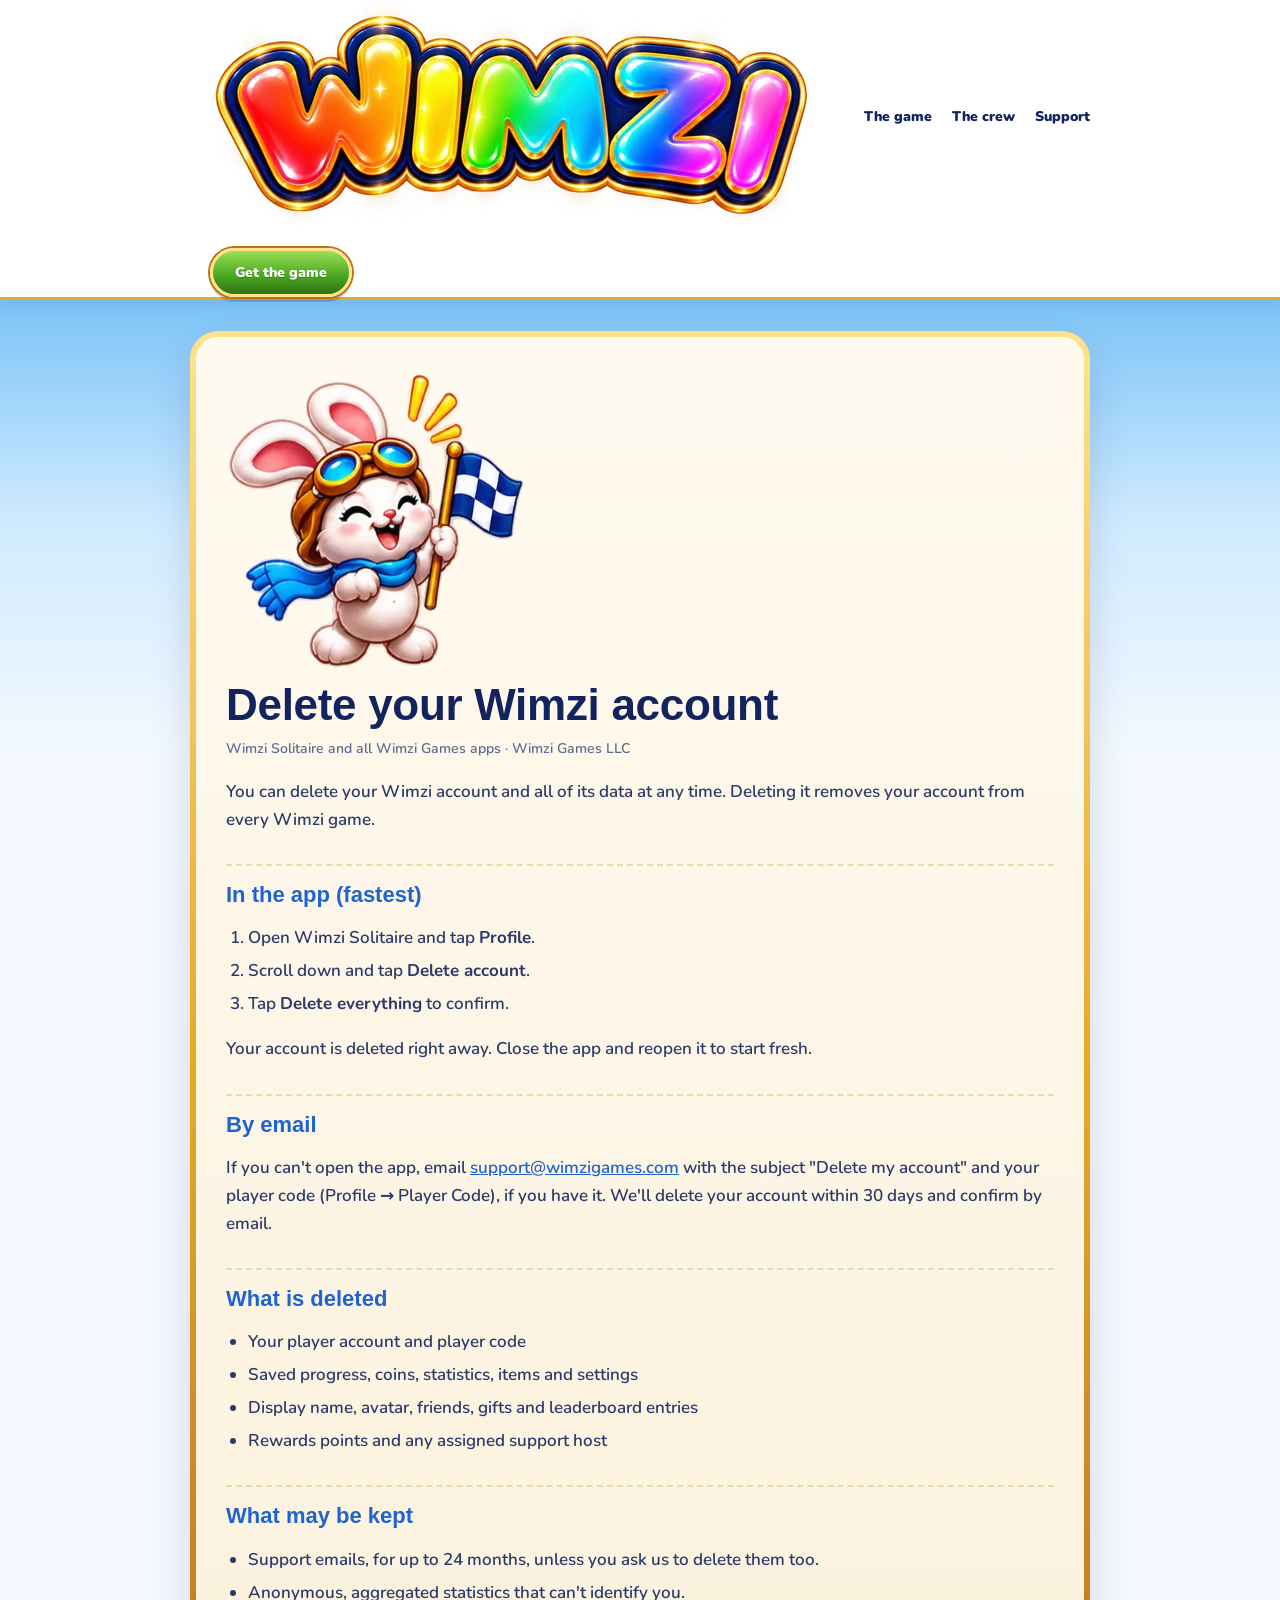
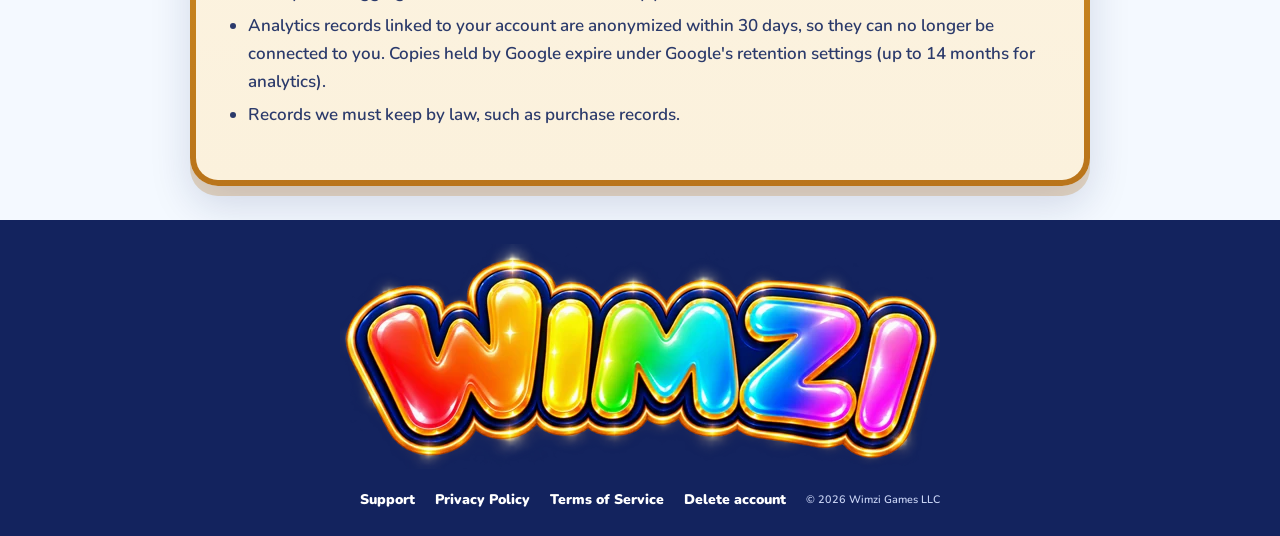
<file: delete/index.html>
<!doctype html>
<html lang="en">
<head>
<meta charset="utf-8">
<meta name="viewport" content="width=device-width, initial-scale=1">
<link rel="canonical" href="https://wimzigames.com/delete/">
<title>Delete Your Account – Wimzi Games</title>
<link rel="preconnect" href="https://fonts.googleapis.com"><link rel="preconnect" href="https://fonts.gstatic.com" crossorigin><link href="https://fonts.googleapis.com/css2?family=Lilita+One&family=Nunito:wght@600;700;800;900&display=swap" rel="stylesheet">
<link rel="icon" href="/assets/favicon.svg" type="image/svg+xml"><link rel="apple-touch-icon" href="/assets/apple-touch-icon.png">
<link rel="stylesheet" href="/style.css?v=2">
</head>
<body>
<header class="top">
  <nav class="nav wrap" aria-label="Main navigation">
    <a href="/" class="logo" aria-label="Wimzi home"><picture><source srcset="/assets/wimzi-logo.webp" type="image/webp"><img src="/assets/wimzi-logo.png" alt="Wimzi" width="600" height="225"></picture></a>
    <div class="nav-links"><a href="/#game">The game</a><a href="/#crew">The crew</a><a href="mailto:support@wimzigames.com">Support</a></div>
    <a href="/#get" class="btn btn-green btn-small">Get the game</a>
  </nav>
</header>
<main class="sub">
<div class="sky-band" aria-hidden="true"><div class="sky-clouds"></div></div>
<div class="wrap panel-page">
<img class="peek" src="/assets/pip_flag.webp" alt="" width="300" height="300">
<h1>Delete your Wimzi account</h1>
<div class="meta">Wimzi Solitaire and all Wimzi Games apps &middot; Wimzi Games LLC</div>

<p>You can delete your Wimzi account and all of its data at any time. Deleting it removes your account from every Wimzi game.</p>

<h2>In the app (fastest)</h2>
<ol>
<li>Open Wimzi Solitaire and tap <b>Profile</b>.</li>
<li>Scroll down and tap <b>Delete account</b>.</li>
<li>Tap <b>Delete everything</b> to confirm.</li>
</ol>
<p>Your account is deleted right away. Close the app and reopen it to start fresh.</p>

<h2>By email</h2>
<p>If you can't open the app, email <a href="mailto:support@wimzigames.com?subject=Delete%20my%20account">support@wimzigames.com</a> with the subject "Delete my account" and your player code (Profile &rarr; Player Code), if you have it. We'll delete your account within 30 days and confirm by email.</p>

<h2>What is deleted</h2>
<ul>
<li>Your player account and player code</li>
<li>Saved progress, coins, statistics, items and settings</li>
<li>Display name, avatar, friends, gifts and leaderboard entries</li>
<li>Rewards points and any assigned support host</li>
</ul>

<h2>What may be kept</h2>
<ul>
<li>Support emails, for up to 24 months, unless you ask us to delete them too.</li>
<li>Anonymous, aggregated statistics that can't identify you.</li>
<li>Analytics records linked to your account are anonymized within 30 days, so they can no longer be connected to you. Copies held by Google expire under Google's retention settings (up to 14 months for analytics).</li>
<li>Records we must keep by law, such as purchase records.</li>
</ul>
</div></main>
<footer>
  <div class="wrap footer-inner">
    <a href="/" class="logo" aria-label="Wimzi home"><picture><source srcset="/assets/wimzi-logo.webp" type="image/webp"><img src="/assets/wimzi-logo.png" alt="Wimzi" width="600" height="225" loading="lazy"></picture></a>
    <nav class="footer-links" aria-label="Legal and support"><a href="mailto:support@wimzigames.com">Support</a><a href="/privacy/">Privacy Policy</a><a href="/terms/">Terms of Service</a><a href="/delete/">Delete account</a></nav>
    <small>&copy; <span id="y">2026</span> Wimzi Games LLC</small>
  </div>
</footer>
<script>document.getElementById('y').textContent=new Date().getFullYear()</script>
</body>
</html>
</file>
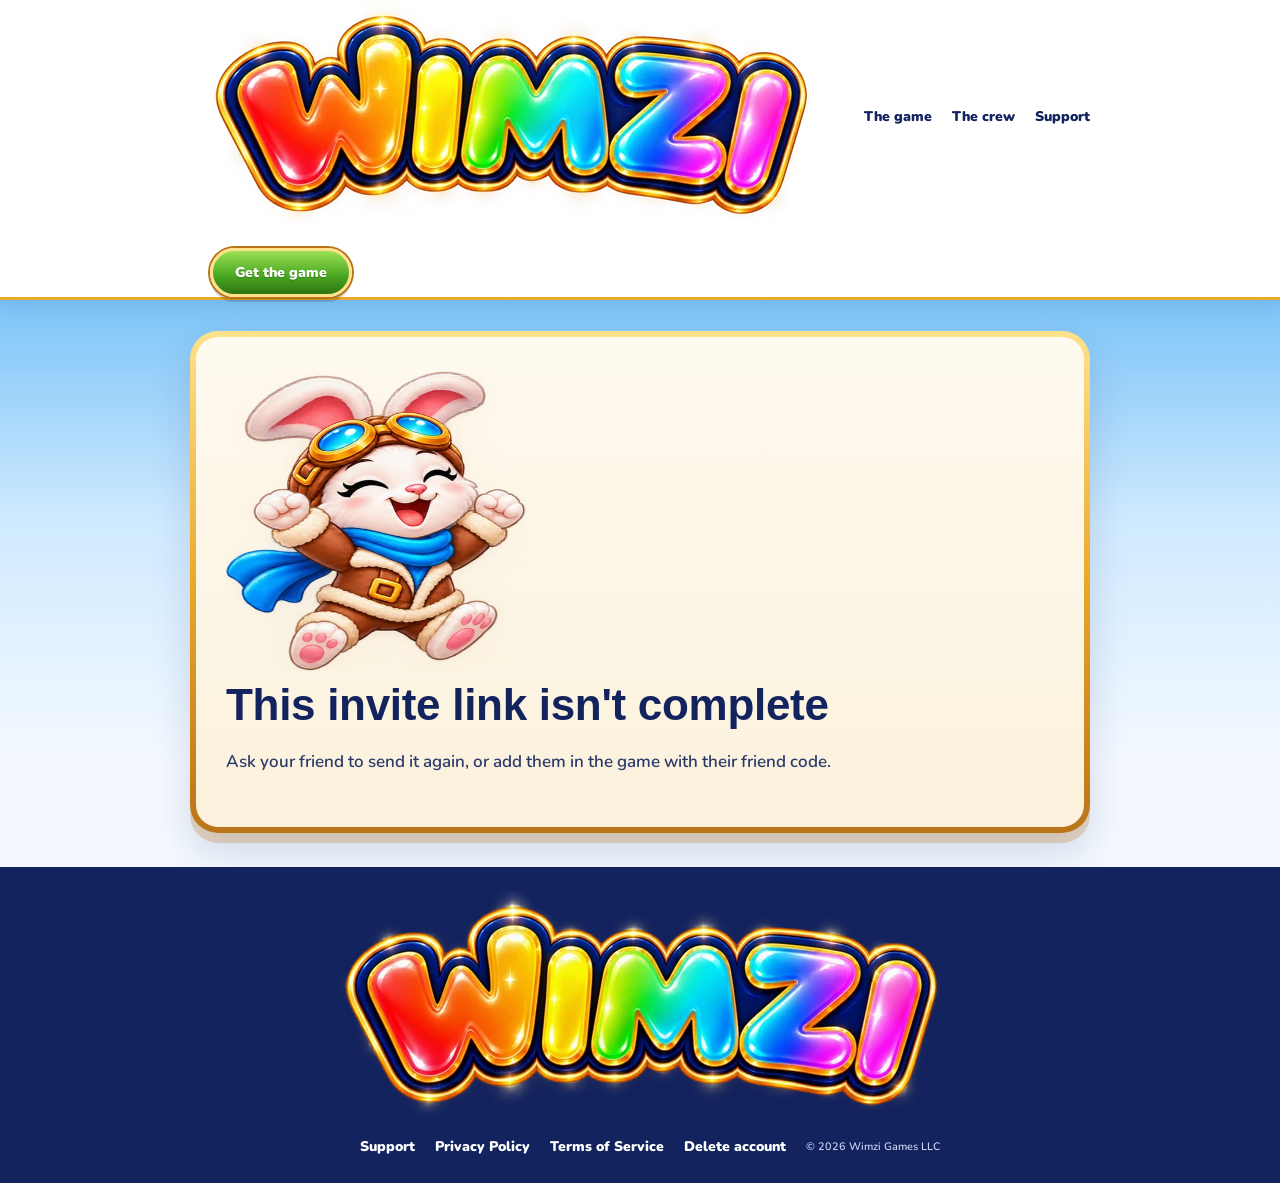
<file: f/index.html>
<!doctype html>
<html lang="en">
<head>
<meta charset="utf-8">
<meta name="viewport" content="width=device-width, initial-scale=1">
<meta name="robots" content="noindex">
<title>Join me on Wimzi Solitaire!</title>
<link rel="preconnect" href="https://fonts.googleapis.com"><link rel="preconnect" href="https://fonts.gstatic.com" crossorigin><link href="https://fonts.googleapis.com/css2?family=Lilita+One&family=Nunito:wght@600;700;800;900&display=swap" rel="stylesheet">
<link rel="icon" href="/assets/favicon.svg" type="image/svg+xml"><link rel="apple-touch-icon" href="/assets/apple-touch-icon.png">
<link rel="stylesheet" href="/style.css?v=2">
<meta name="description" content="Your friend invited you to play Wimzi Solitaire. Tap to add them and play together.">
<meta property="og:title" content="Join me on Wimzi Solitaire!">
<meta property="og:description" content="Your friend invited you to play Wimzi Solitaire. Tap to add them and play together.">
<meta property="og:image" content="https://wimzigames.com/assets/og-image.jpg">
<meta name="twitter:card" content="summary_large_image">
</head>
<body>
<header class="top">
  <nav class="nav wrap" aria-label="Main navigation">
    <a href="/" class="logo" aria-label="Wimzi home"><picture><source srcset="/assets/wimzi-logo.webp" type="image/webp"><img src="/assets/wimzi-logo.png" alt="Wimzi" width="600" height="225"></picture></a>
    <div class="nav-links"><a href="/#game">The game</a><a href="/#crew">The crew</a><a href="mailto:support@wimzigames.com">Support</a></div>
    <a href="/#get" class="btn btn-green btn-small">Get the game</a>
  </nav>
</header>
<main class="sub">
<div class="sky-band" aria-hidden="true"><div class="sky-clouds"></div></div>
<div class="wrap panel-page invite-card">
<img class="peek" src="/assets/pip_jump.webp" alt="" width="300" height="300">
<section id="invite" hidden>
<div class="eyebrow-small">You're invited ✦</div>
<h1>Join me on Wimzi Solitaire!</h1>
<p>Your friend wants to play with you. Open the game and you'll be friends automatically, so you can send gifts, compare scores and play duels.</p>
<div class="code-box"><span>Friend code</span><b data-code></b><button id="copy-code" type="button" class="link-btn">Copy code</button></div>
<a id="open-app" class="btn big">I have the game · Open it</a>
<h2>New to Wimzi Solitaire?</h2>
<div id="stores" class="stores">
<a id="app-store" class="store"><strong>App Store</strong><small>iPhone &amp; iPad</small></a>
<a id="google-play" class="store"><strong>Google Play</strong><small>Android</small></a>
</div>
<p id="android-note" class="note">On Android, install from this link and your friend is added the first time you open the game.</p>
<ol id="ios-steps" class="note"><li>Install Wimzi Solitaire and open it.</li><li>Come back to this page and tap <b>Open it</b> above, or go to <b>Friends → Add friend</b> and enter <b data-code></b>.</li></ol>
</section>
<section id="notfound" hidden>
<h1>Page not found</h1>
<p>The page you're looking for isn't here. Head back to the <a href="/">Wimzi Games home page</a>.</p>
</section>
</div></main>
<footer>
  <div class="wrap footer-inner">
    <a href="/" class="logo" aria-label="Wimzi home"><picture><source srcset="/assets/wimzi-logo.webp" type="image/webp"><img src="/assets/wimzi-logo.png" alt="Wimzi" width="600" height="225" loading="lazy"></picture></a>
    <nav class="footer-links" aria-label="Legal and support"><a href="mailto:support@wimzigames.com">Support</a><a href="/privacy/">Privacy Policy</a><a href="/terms/">Terms of Service</a><a href="/delete/">Delete account</a></nav>
    <small>&copy; <span id="y">2026</span> Wimzi Games LLC</small>
  </div>
</footer>
<script>document.getElementById('y').textContent=new Date().getFullYear()</script>
<script src="/store.js?v=1"></script>
<script src="/f/friend.js?v=2"></script>
</body>
</html>
</file>
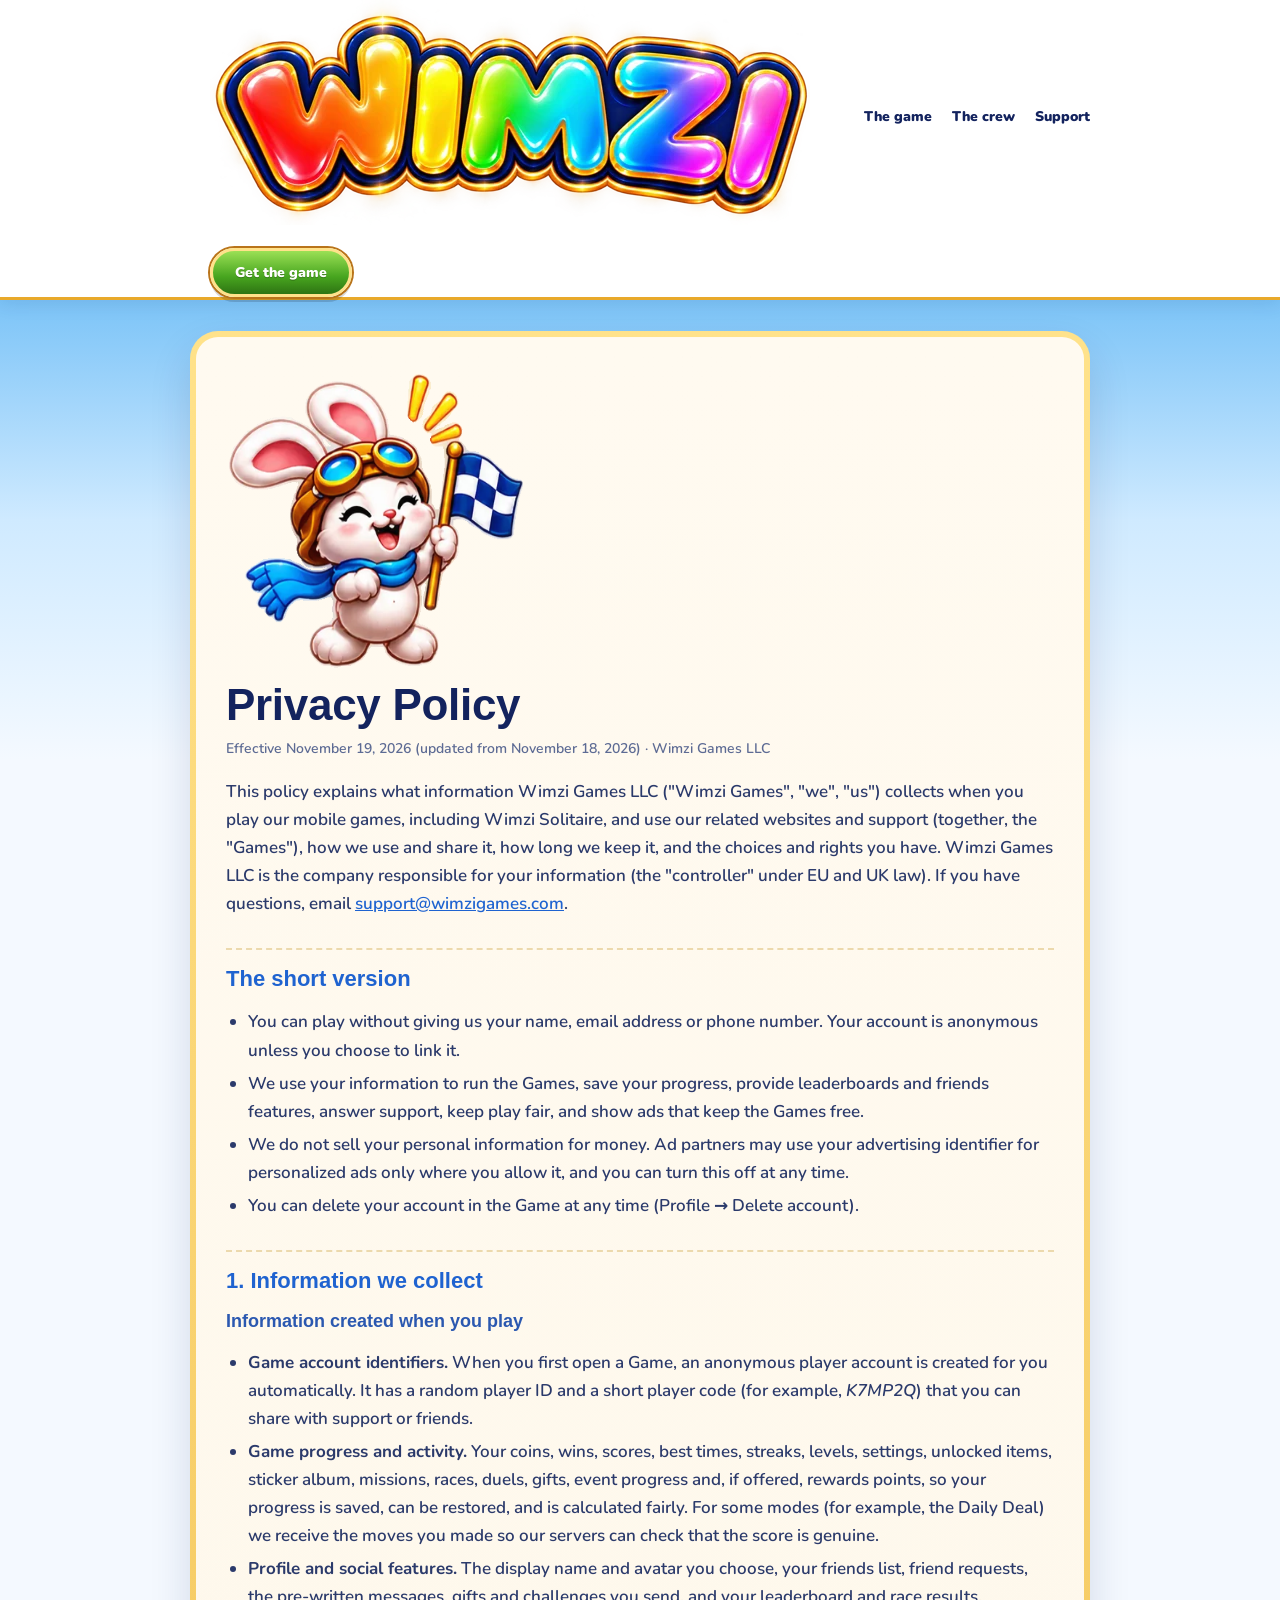
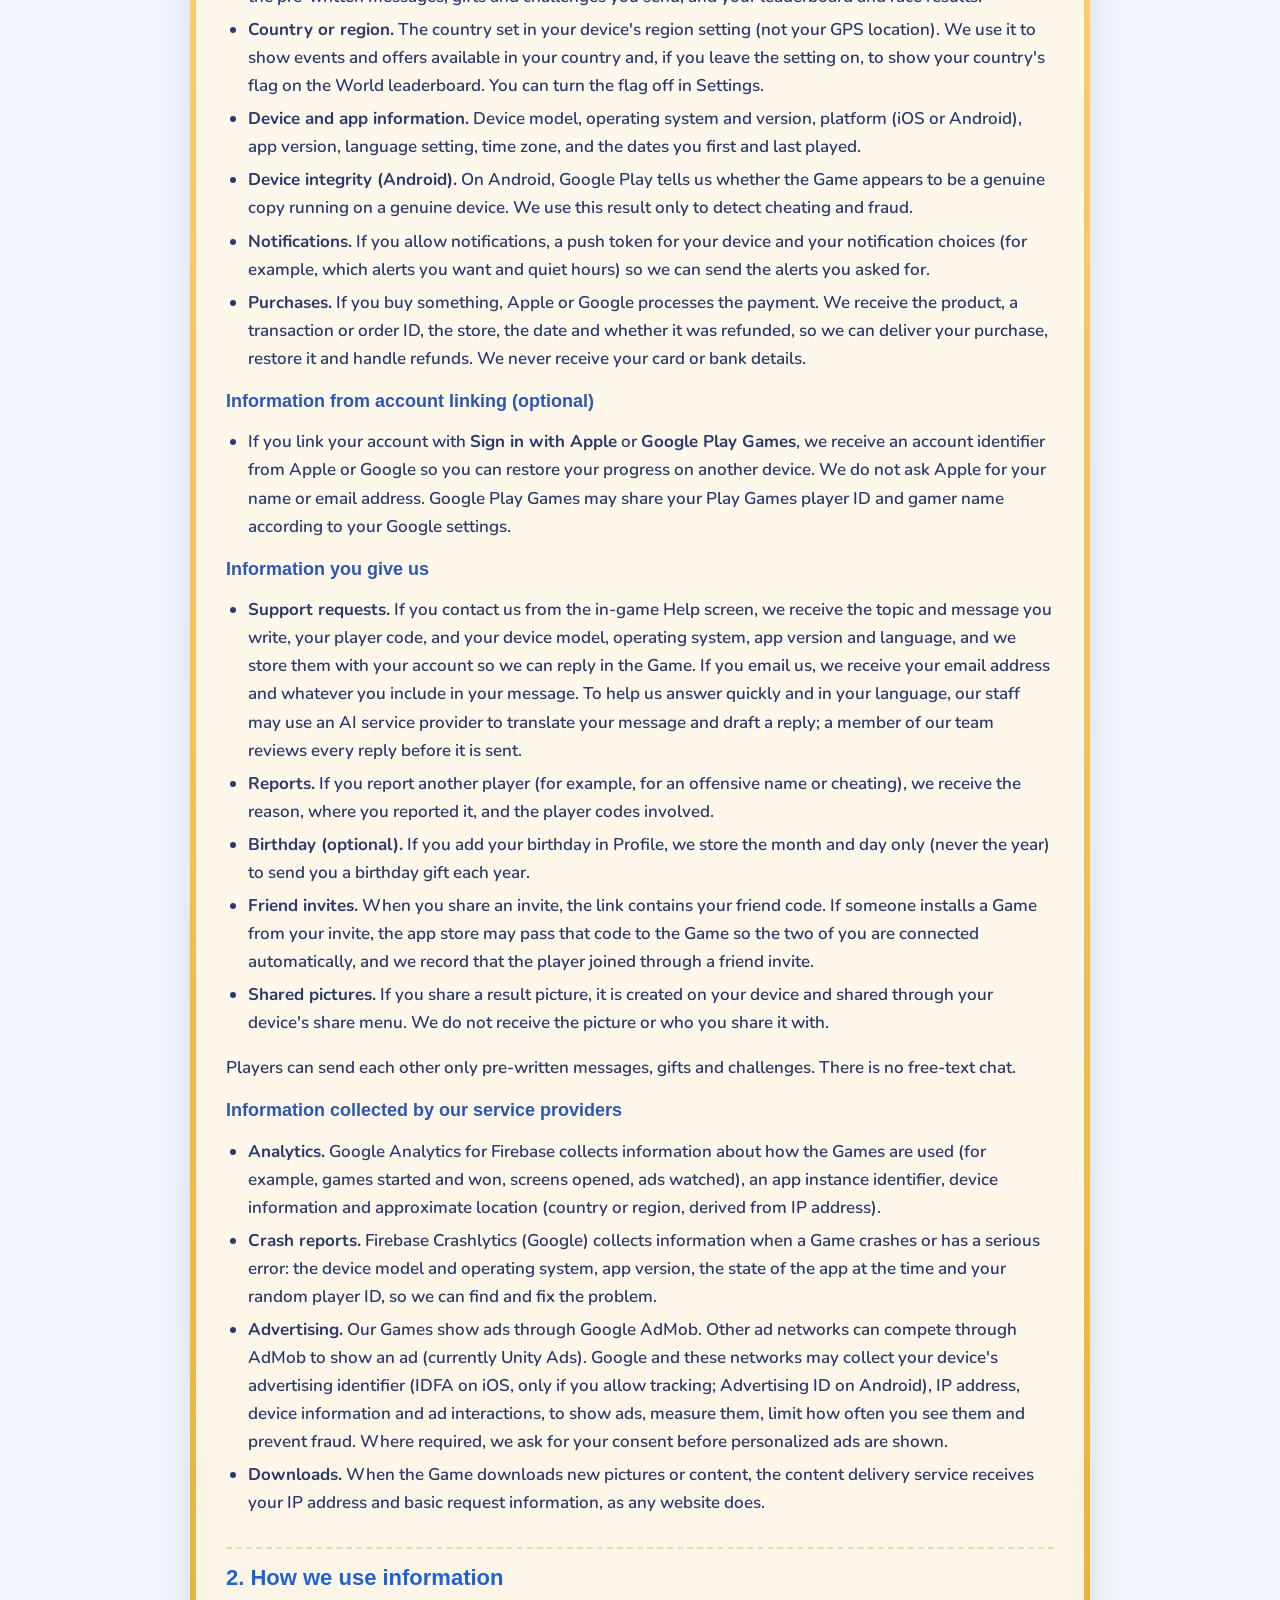
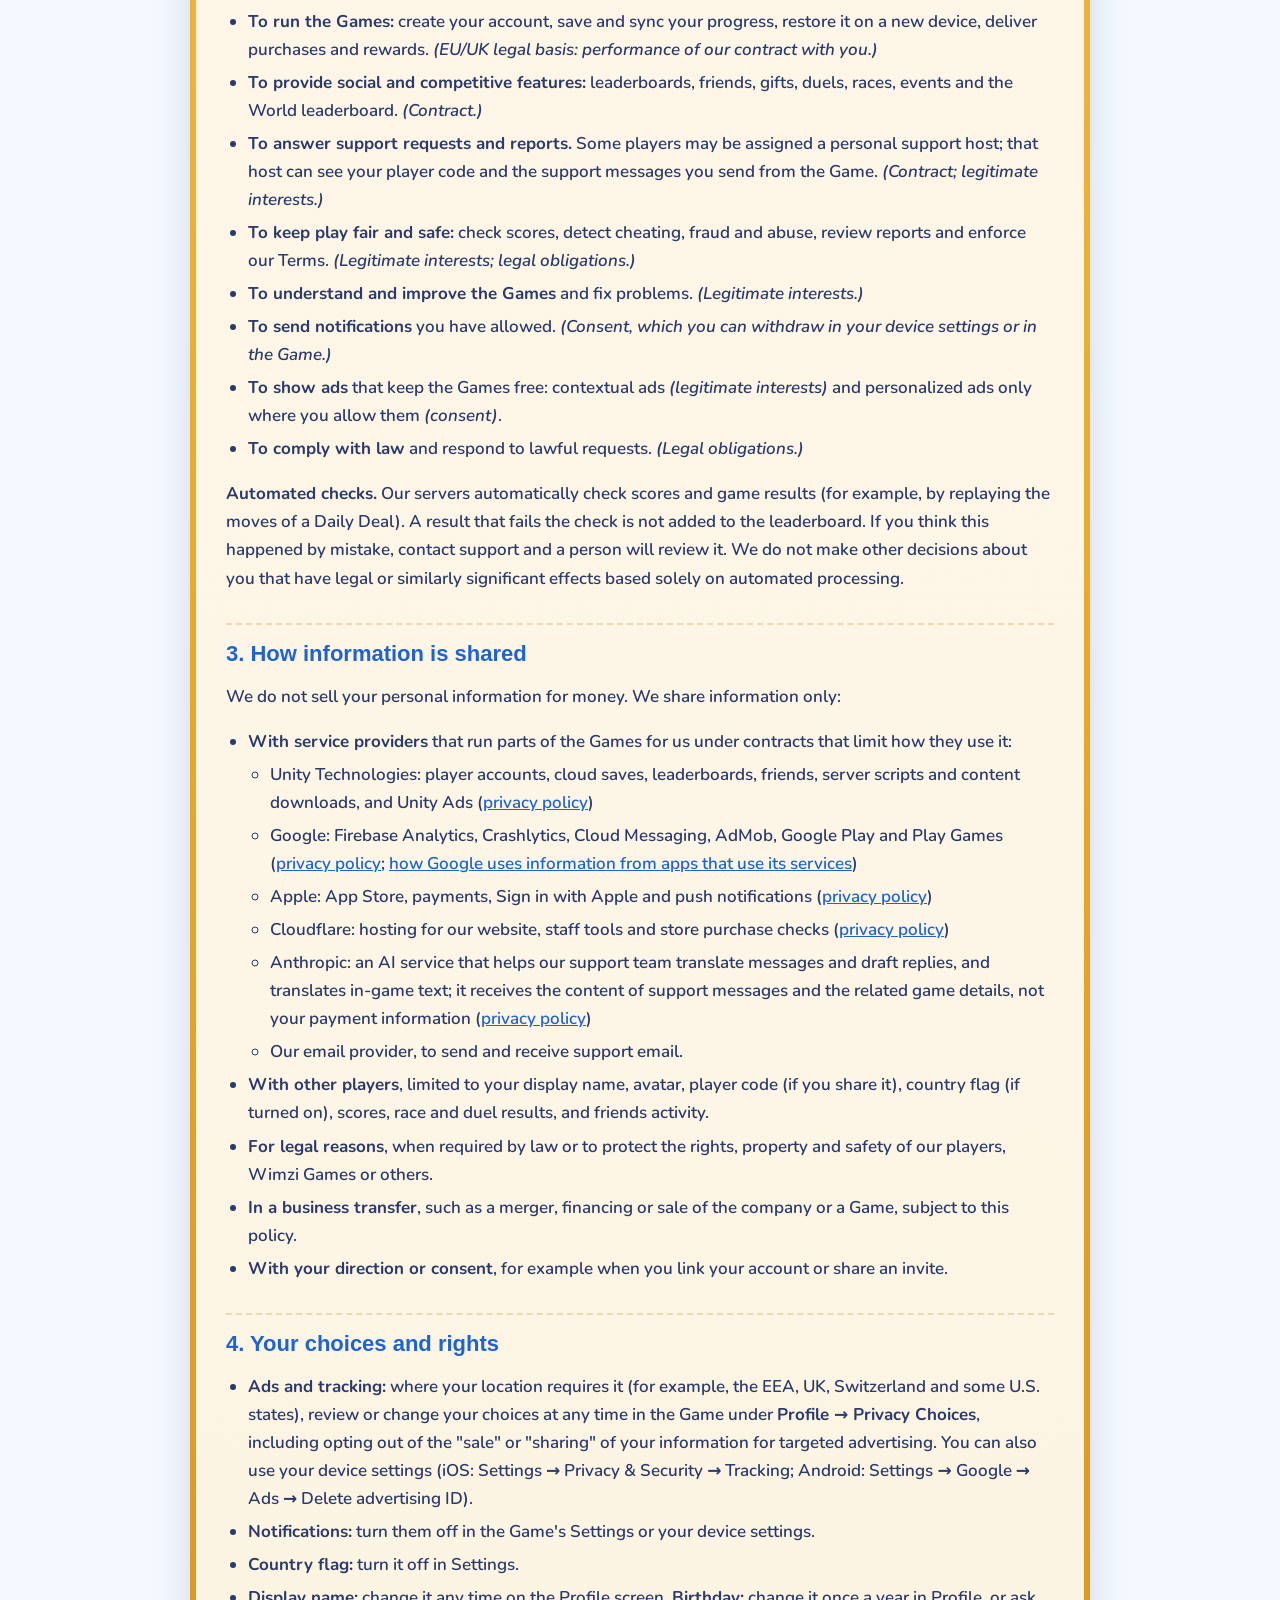
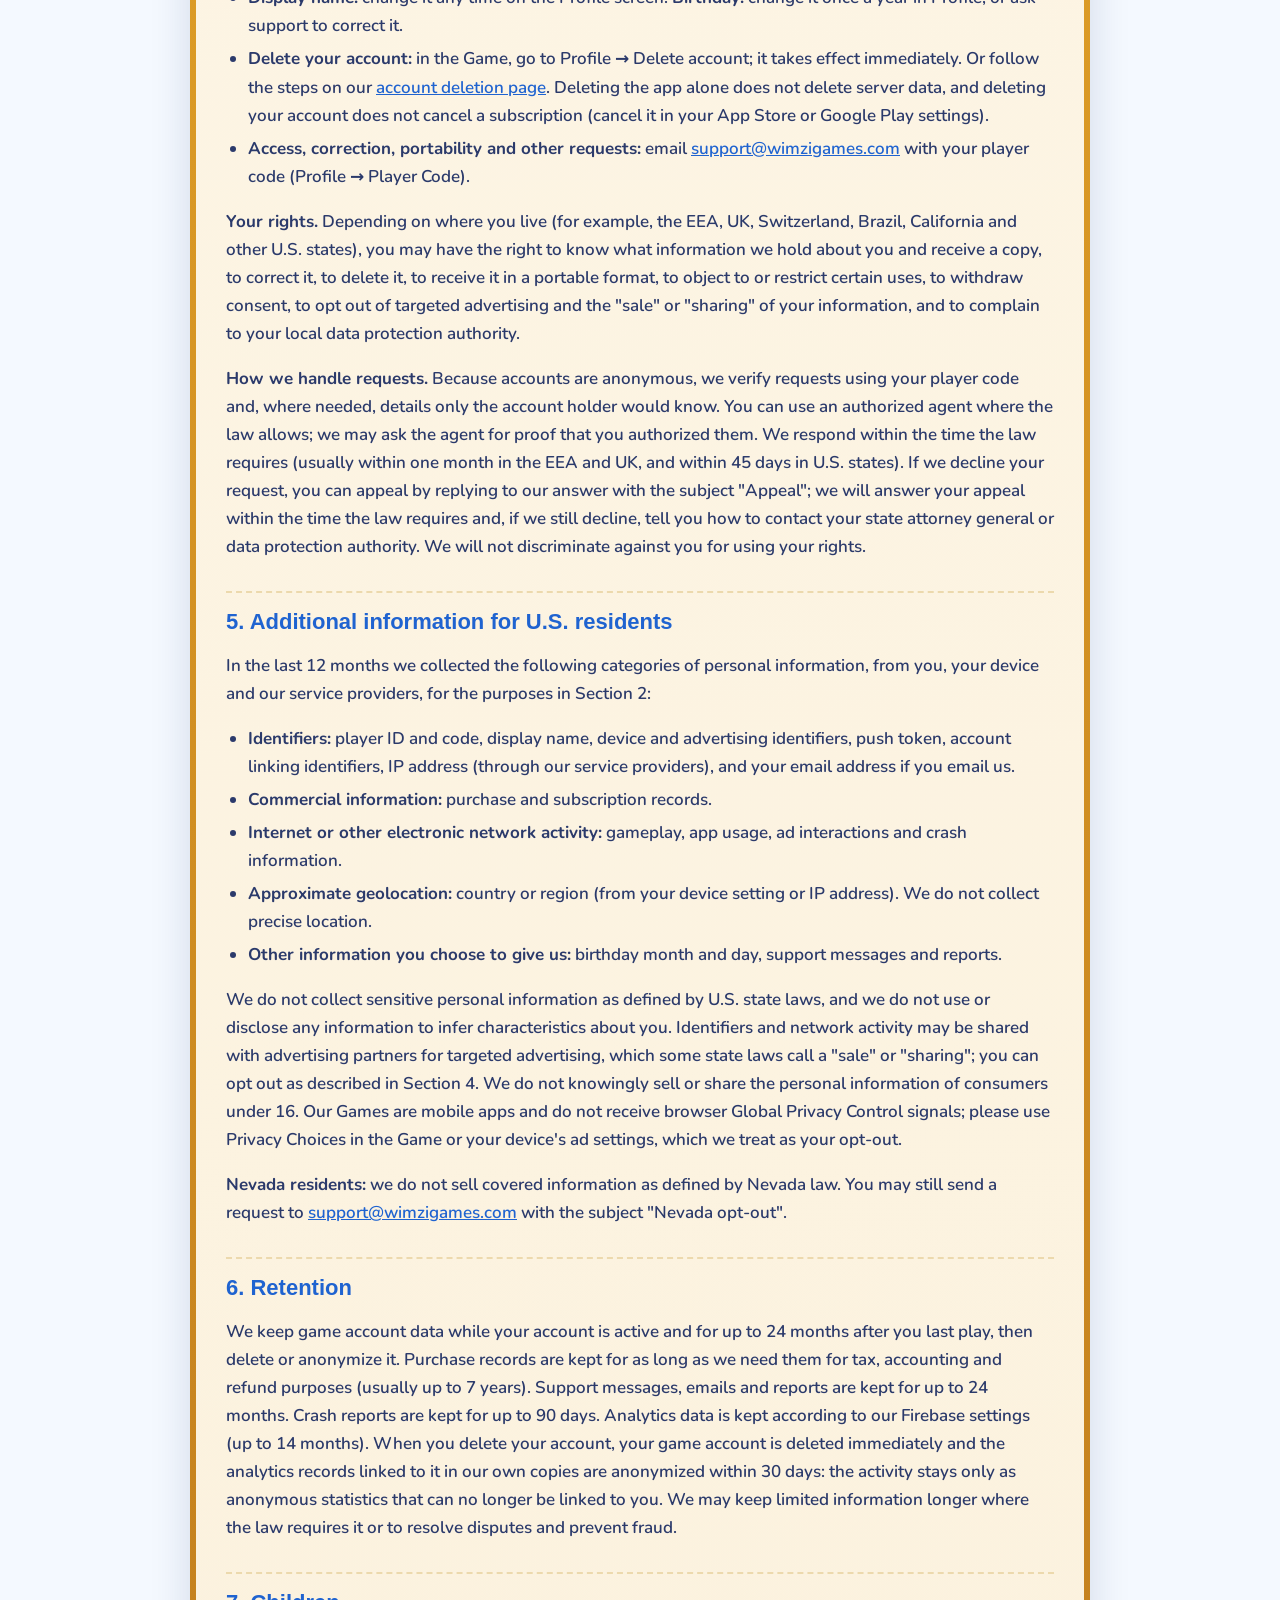
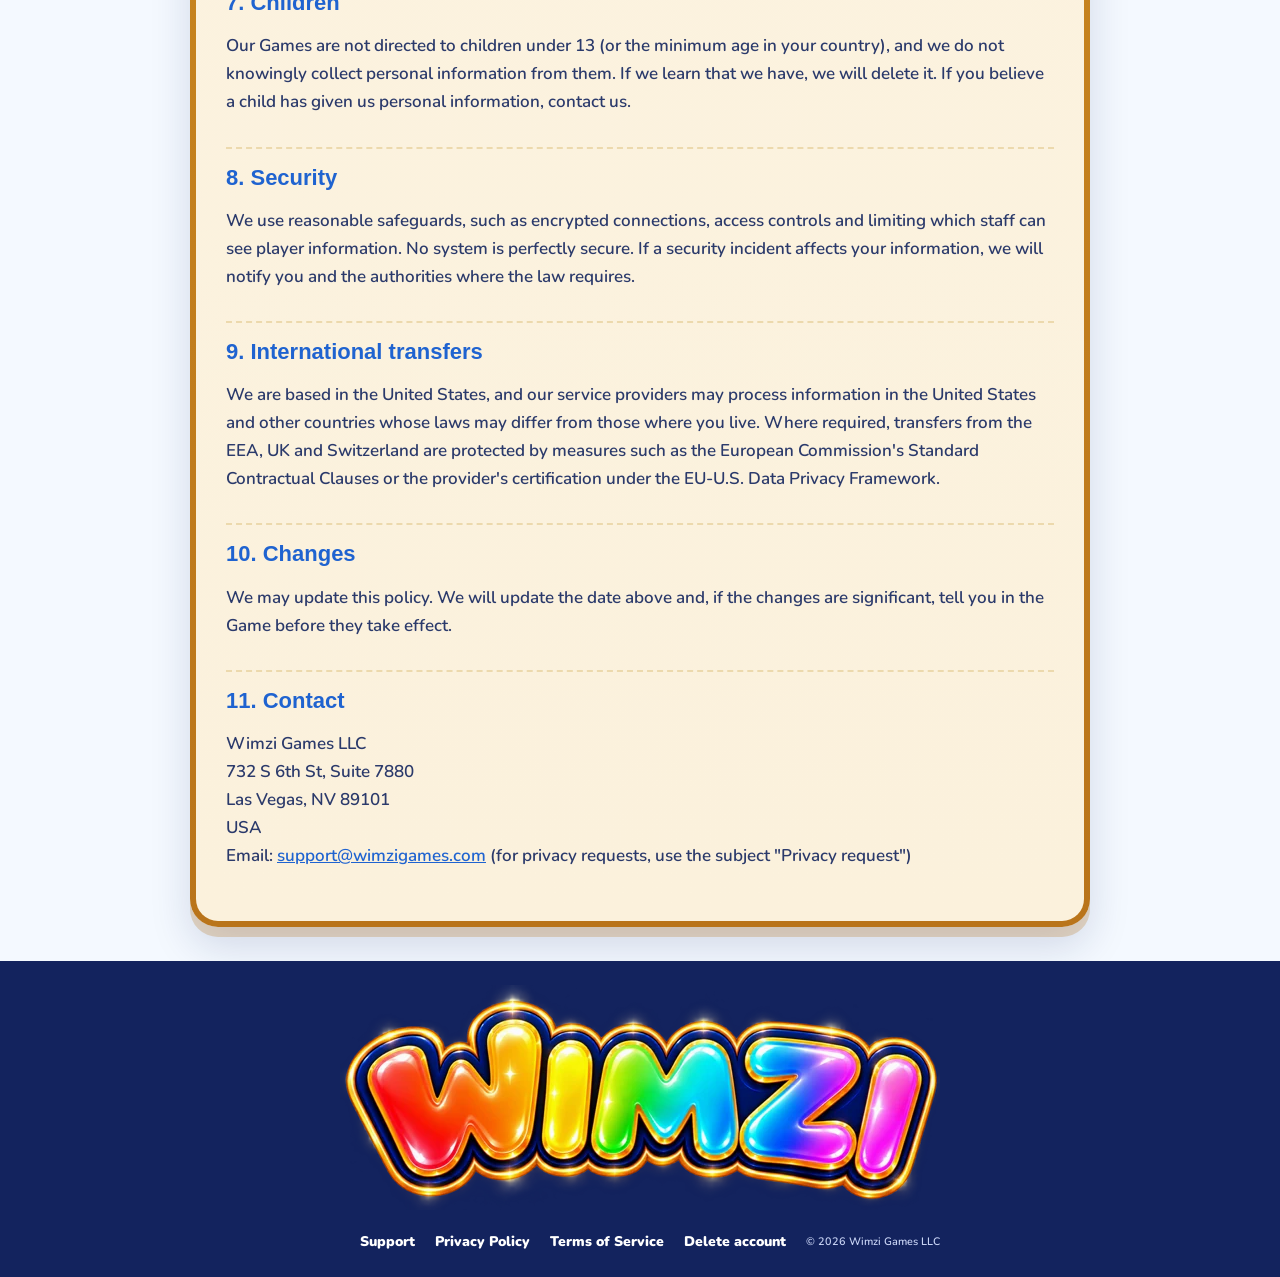
<file: privacy/index.html>
<!doctype html>
<html lang="en">
<head>
<meta charset="utf-8">
<meta name="viewport" content="width=device-width, initial-scale=1">
<link rel="canonical" href="https://wimzigames.com/privacy/">
<title>Privacy Policy – Wimzi Games</title>
<link rel="preconnect" href="https://fonts.googleapis.com"><link rel="preconnect" href="https://fonts.gstatic.com" crossorigin><link href="https://fonts.googleapis.com/css2?family=Lilita+One&family=Nunito:wght@600;700;800;900&display=swap" rel="stylesheet">
<link rel="icon" href="/assets/favicon.svg" type="image/svg+xml"><link rel="apple-touch-icon" href="/assets/apple-touch-icon.png">
<link rel="stylesheet" href="/style.css?v=2">
</head>
<body>
<header class="top">
  <nav class="nav wrap" aria-label="Main navigation">
    <a href="/" class="logo" aria-label="Wimzi home"><picture><source srcset="/assets/wimzi-logo.webp" type="image/webp"><img src="/assets/wimzi-logo.png" alt="Wimzi" width="600" height="225"></picture></a>
    <div class="nav-links"><a href="/#game">The game</a><a href="/#crew">The crew</a><a href="mailto:support@wimzigames.com">Support</a></div>
    <a href="/#get" class="btn btn-green btn-small">Get the game</a>
  </nav>
</header>
<main class="sub">
<div class="sky-band" aria-hidden="true"><div class="sky-clouds"></div></div>
<div class="wrap panel-page">
<img class="peek" src="/assets/pip_flag.webp" alt="" width="300" height="300">
<h1>Privacy Policy</h1>
<div class="meta">Effective November 19, 2026 (updated from November 18, 2026) &middot; Wimzi Games LLC</div>

<p>This policy explains what information Wimzi Games LLC ("Wimzi Games", "we", "us") collects when you play our mobile games, including Wimzi Solitaire, and use our related websites and support (together, the "Games"), how we use and share it, how long we keep it, and the choices and rights you have. Wimzi Games LLC is the company responsible for your information (the "controller" under EU and UK law). If you have questions, email <a href="mailto:support@wimzigames.com">support@wimzigames.com</a>.</p>

<h2>The short version</h2>
<ul>
<li>You can play without giving us your name, email address or phone number. Your account is anonymous unless you choose to link it.</li>
<li>We use your information to run the Games, save your progress, provide leaderboards and friends features, answer support, keep play fair, and show ads that keep the Games free.</li>
<li>We do not sell your personal information for money. Ad partners may use your advertising identifier for personalized ads only where you allow it, and you can turn this off at any time.</li>
<li>You can delete your account in the Game at any time (Profile &rarr; Delete account).</li>
</ul>

<h2>1. Information we collect</h2>
<h3>Information created when you play</h3>
<ul>
<li><b>Game account identifiers.</b> When you first open a Game, an anonymous player account is created for you automatically. It has a random player ID and a short player code (for example, <i>K7MP2Q</i>) that you can share with support or friends.</li>
<li><b>Game progress and activity.</b> Your coins, wins, scores, best times, streaks, levels, settings, unlocked items, sticker album, missions, races, duels, gifts, event progress and, if offered, rewards points, so your progress is saved, can be restored, and is calculated fairly. For some modes (for example, the Daily Deal) we receive the moves you made so our servers can check that the score is genuine.</li>
<li><b>Profile and social features.</b> The display name and avatar you choose, your friends list, friend requests, the pre-written messages, gifts and challenges you send, and your leaderboard and race results.</li>
<li><b>Country or region.</b> The country set in your device's region setting (not your GPS location). We use it to show events and offers available in your country and, if you leave the setting on, to show your country's flag on the World leaderboard. You can turn the flag off in Settings.</li>
<li><b>Device and app information.</b> Device model, operating system and version, platform (iOS or Android), app version, language setting, time zone, and the dates you first and last played.</li>
<li><b>Device integrity (Android).</b> On Android, Google Play tells us whether the Game appears to be a genuine copy running on a genuine device. We use this result only to detect cheating and fraud.</li>
<li><b>Notifications.</b> If you allow notifications, a push token for your device and your notification choices (for example, which alerts you want and quiet hours) so we can send the alerts you asked for.</li>
<li><b>Purchases.</b> If you buy something, Apple or Google processes the payment. We receive the product, a transaction or order ID, the store, the date and whether it was refunded, so we can deliver your purchase, restore it and handle refunds. We never receive your card or bank details.</li>
</ul>

<h3>Information from account linking (optional)</h3>
<ul>
<li>If you link your account with <b>Sign in with Apple</b> or <b>Google Play Games</b>, we receive an account identifier from Apple or Google so you can restore your progress on another device. We do not ask Apple for your name or email address. Google Play Games may share your Play Games player ID and gamer name according to your Google settings.</li>
</ul>

<h3>Information you give us</h3>
<ul>
<li><b>Support requests.</b> If you contact us from the in-game Help screen, we receive the topic and message you write, your player code, and your device model, operating system, app version and language, and we store them with your account so we can reply in the Game. If you email us, we receive your email address and whatever you include in your message. To help us answer quickly and in your language, our staff may use an AI service provider to translate your message and draft a reply; a member of our team reviews every reply before it is sent.</li>
<li><b>Reports.</b> If you report another player (for example, for an offensive name or cheating), we receive the reason, where you reported it, and the player codes involved.</li>
<li><b>Birthday (optional).</b> If you add your birthday in Profile, we store the month and day only (never the year) to send you a birthday gift each year.</li>
<li><b>Friend invites.</b> When you share an invite, the link contains your friend code. If someone installs a Game from your invite, the app store may pass that code to the Game so the two of you are connected automatically, and we record that the player joined through a friend invite.</li>
<li><b>Shared pictures.</b> If you share a result picture, it is created on your device and shared through your device's share menu. We do not receive the picture or who you share it with.</li>
</ul>
<p>Players can send each other only pre-written messages, gifts and challenges. There is no free-text chat.</p>

<h3>Information collected by our service providers</h3>
<ul>
<li><b>Analytics.</b> Google Analytics for Firebase collects information about how the Games are used (for example, games started and won, screens opened, ads watched), an app instance identifier, device information and approximate location (country or region, derived from IP address).</li>
<li><b>Crash reports.</b> Firebase Crashlytics (Google) collects information when a Game crashes or has a serious error: the device model and operating system, app version, the state of the app at the time and your random player ID, so we can find and fix the problem.</li>
<li><b>Advertising.</b> Our Games show ads through Google AdMob. Other ad networks can compete through AdMob to show an ad (currently Unity Ads). Google and these networks may collect your device's advertising identifier (IDFA on iOS, only if you allow tracking; Advertising ID on Android), IP address, device information and ad interactions, to show ads, measure them, limit how often you see them and prevent fraud. Where required, we ask for your consent before personalized ads are shown.</li>
<li><b>Downloads.</b> When the Game downloads new pictures or content, the content delivery service receives your IP address and basic request information, as any website does.</li>
</ul>

<h2>2. How we use information</h2>
<ul>
<li><b>To run the Games:</b> create your account, save and sync your progress, restore it on a new device, deliver purchases and rewards. <i>(EU/UK legal basis: performance of our contract with you.)</i></li>
<li><b>To provide social and competitive features:</b> leaderboards, friends, gifts, duels, races, events and the World leaderboard. <i>(Contract.)</i></li>
<li><b>To answer support requests and reports.</b> Some players may be assigned a personal support host; that host can see your player code and the support messages you send from the Game. <i>(Contract; legitimate interests.)</i></li>
<li><b>To keep play fair and safe:</b> check scores, detect cheating, fraud and abuse, review reports and enforce our Terms. <i>(Legitimate interests; legal obligations.)</i></li>
<li><b>To understand and improve the Games</b> and fix problems. <i>(Legitimate interests.)</i></li>
<li><b>To send notifications</b> you have allowed. <i>(Consent, which you can withdraw in your device settings or in the Game.)</i></li>
<li><b>To show ads</b> that keep the Games free: contextual ads <i>(legitimate interests)</i> and personalized ads only where you allow them <i>(consent)</i>.</li>
<li><b>To comply with law</b> and respond to lawful requests. <i>(Legal obligations.)</i></li>
</ul>
<p><b>Automated checks.</b> Our servers automatically check scores and game results (for example, by replaying the moves of a Daily Deal). A result that fails the check is not added to the leaderboard. If you think this happened by mistake, contact support and a person will review it. We do not make other decisions about you that have legal or similarly significant effects based solely on automated processing.</p>

<h2>3. How information is shared</h2>
<p>We do not sell your personal information for money. We share information only:</p>
<ul>
<li><b>With service providers</b> that run parts of the Games for us under contracts that limit how they use it:
<ul>
<li>Unity Technologies: player accounts, cloud saves, leaderboards, friends, server scripts and content downloads, and Unity Ads (<a href="https://unity.com/legal/privacy-policy">privacy policy</a>)</li>
<li>Google: Firebase Analytics, Crashlytics, Cloud Messaging, AdMob, Google Play and Play Games (<a href="https://policies.google.com/privacy">privacy policy</a>; <a href="https://policies.google.com/technologies/partner-sites">how Google uses information from apps that use its services</a>)</li>
<li>Apple: App Store, payments, Sign in with Apple and push notifications (<a href="https://www.apple.com/legal/privacy/">privacy policy</a>)</li>
<li>Cloudflare: hosting for our website, staff tools and store purchase checks (<a href="https://www.cloudflare.com/privacypolicy/">privacy policy</a>)</li>
<li>Anthropic: an AI service that helps our support team translate messages and draft replies, and translates in-game text; it receives the content of support messages and the related game details, not your payment information (<a href="https://www.anthropic.com/legal/privacy">privacy policy</a>)</li>
<li>Our email provider, to send and receive support email.</li>
</ul></li>
<li><b>With other players</b>, limited to your display name, avatar, player code (if you share it), country flag (if turned on), scores, race and duel results, and friends activity.</li>
<li><b>For legal reasons</b>, when required by law or to protect the rights, property and safety of our players, Wimzi Games or others.</li>
<li><b>In a business transfer</b>, such as a merger, financing or sale of the company or a Game, subject to this policy.</li>
<li><b>With your direction or consent</b>, for example when you link your account or share an invite.</li>
</ul>

<h2>4. Your choices and rights</h2>
<ul>
<li><b>Ads and tracking:</b> where your location requires it (for example, the EEA, UK, Switzerland and some U.S. states), review or change your choices at any time in the Game under <b>Profile &rarr; Privacy Choices</b>, including opting out of the "sale" or "sharing" of your information for targeted advertising. You can also use your device settings (iOS: Settings &rarr; Privacy &amp; Security &rarr; Tracking; Android: Settings &rarr; Google &rarr; Ads &rarr; Delete advertising ID).</li>
<li><b>Notifications:</b> turn them off in the Game's Settings or your device settings.</li>
<li><b>Country flag:</b> turn it off in Settings.</li>
<li><b>Display name:</b> change it any time on the Profile screen. <b>Birthday:</b> change it once a year in Profile, or ask support to correct it.</li>
<li><b>Delete your account:</b> in the Game, go to Profile &rarr; Delete account; it takes effect immediately. Or follow the steps on our <a href="/delete/">account deletion page</a>. Deleting the app alone does not delete server data, and deleting your account does not cancel a subscription (cancel it in your App Store or Google Play settings).</li>
<li><b>Access, correction, portability and other requests:</b> email <a href="mailto:support@wimzigames.com">support@wimzigames.com</a> with your player code (Profile &rarr; Player Code).</li>
</ul>
<p><b>Your rights.</b> Depending on where you live (for example, the EEA, UK, Switzerland, Brazil, California and other U.S. states), you may have the right to know what information we hold about you and receive a copy, to correct it, to delete it, to receive it in a portable format, to object to or restrict certain uses, to withdraw consent, to opt out of targeted advertising and the "sale" or "sharing" of your information, and to complain to your local data protection authority.</p>
<p><b>How we handle requests.</b> Because accounts are anonymous, we verify requests using your player code and, where needed, details only the account holder would know. You can use an authorized agent where the law allows; we may ask the agent for proof that you authorized them. We respond within the time the law requires (usually within one month in the EEA and UK, and within 45 days in U.S. states). If we decline your request, you can appeal by replying to our answer with the subject "Appeal"; we will answer your appeal within the time the law requires and, if we still decline, tell you how to contact your state attorney general or data protection authority. We will not discriminate against you for using your rights.</p>

<h2>5. Additional information for U.S. residents</h2>
<p>In the last 12 months we collected the following categories of personal information, from you, your device and our service providers, for the purposes in Section 2:</p>
<ul>
<li><b>Identifiers:</b> player ID and code, display name, device and advertising identifiers, push token, account linking identifiers, IP address (through our service providers), and your email address if you email us.</li>
<li><b>Commercial information:</b> purchase and subscription records.</li>
<li><b>Internet or other electronic network activity:</b> gameplay, app usage, ad interactions and crash information.</li>
<li><b>Approximate geolocation:</b> country or region (from your device setting or IP address). We do not collect precise location.</li>
<li><b>Other information you choose to give us:</b> birthday month and day, support messages and reports.</li>
</ul>
<p>We do not collect sensitive personal information as defined by U.S. state laws, and we do not use or disclose any information to infer characteristics about you. Identifiers and network activity may be shared with advertising partners for targeted advertising, which some state laws call a "sale" or "sharing"; you can opt out as described in Section 4. We do not knowingly sell or share the personal information of consumers under 16. Our Games are mobile apps and do not receive browser Global Privacy Control signals; please use Privacy Choices in the Game or your device's ad settings, which we treat as your opt-out.</p>
<p><b>Nevada residents:</b> we do not sell covered information as defined by Nevada law. You may still send a request to <a href="mailto:support@wimzigames.com">support@wimzigames.com</a> with the subject "Nevada opt-out".</p>

<h2>6. Retention</h2>
<p>We keep game account data while your account is active and for up to 24 months after you last play, then delete or anonymize it. Purchase records are kept for as long as we need them for tax, accounting and refund purposes (usually up to 7 years). Support messages, emails and reports are kept for up to 24 months. Crash reports are kept for up to 90 days. Analytics data is kept according to our Firebase settings (up to 14 months). When you delete your account, your game account is deleted immediately and the analytics records linked to it in our own copies are anonymized within 30 days: the activity stays only as anonymous statistics that can no longer be linked to you. We may keep limited information longer where the law requires it or to resolve disputes and prevent fraud.</p>

<h2>7. Children</h2>
<p>Our Games are not directed to children under 13 (or the minimum age in your country), and we do not knowingly collect personal information from them. If we learn that we have, we will delete it. If you believe a child has given us personal information, contact us.</p>

<h2>8. Security</h2>
<p>We use reasonable safeguards, such as encrypted connections, access controls and limiting which staff can see player information. No system is perfectly secure. If a security incident affects your information, we will notify you and the authorities where the law requires.</p>

<h2>9. International transfers</h2>
<p>We are based in the United States, and our service providers may process information in the United States and other countries whose laws may differ from those where you live. Where required, transfers from the EEA, UK and Switzerland are protected by measures such as the European Commission's Standard Contractual Clauses or the provider's certification under the EU-U.S. Data Privacy Framework.</p>

<h2>10. Changes</h2>
<p>We may update this policy. We will update the date above and, if the changes are significant, tell you in the Game before they take effect.</p>

<h2>11. Contact</h2>
<p>Wimzi Games LLC<br>732 S 6th St, Suite 7880<br>Las Vegas, NV 89101<br>USA<br>Email: <a href="mailto:support@wimzigames.com">support@wimzigames.com</a> (for privacy requests, use the subject "Privacy request")</p>
</div></main>
<footer>
  <div class="wrap footer-inner">
    <a href="/" class="logo" aria-label="Wimzi home"><picture><source srcset="/assets/wimzi-logo.webp" type="image/webp"><img src="/assets/wimzi-logo.png" alt="Wimzi" width="600" height="225" loading="lazy"></picture></a>
    <nav class="footer-links" aria-label="Legal and support"><a href="mailto:support@wimzigames.com">Support</a><a href="/privacy/">Privacy Policy</a><a href="/terms/">Terms of Service</a><a href="/delete/">Delete account</a></nav>
    <small>&copy; <span id="y">2026</span> Wimzi Games LLC</small>
  </div>
</footer>
<script>document.getElementById('y').textContent=new Date().getFullYear()</script>
</body>
</html>
</file>
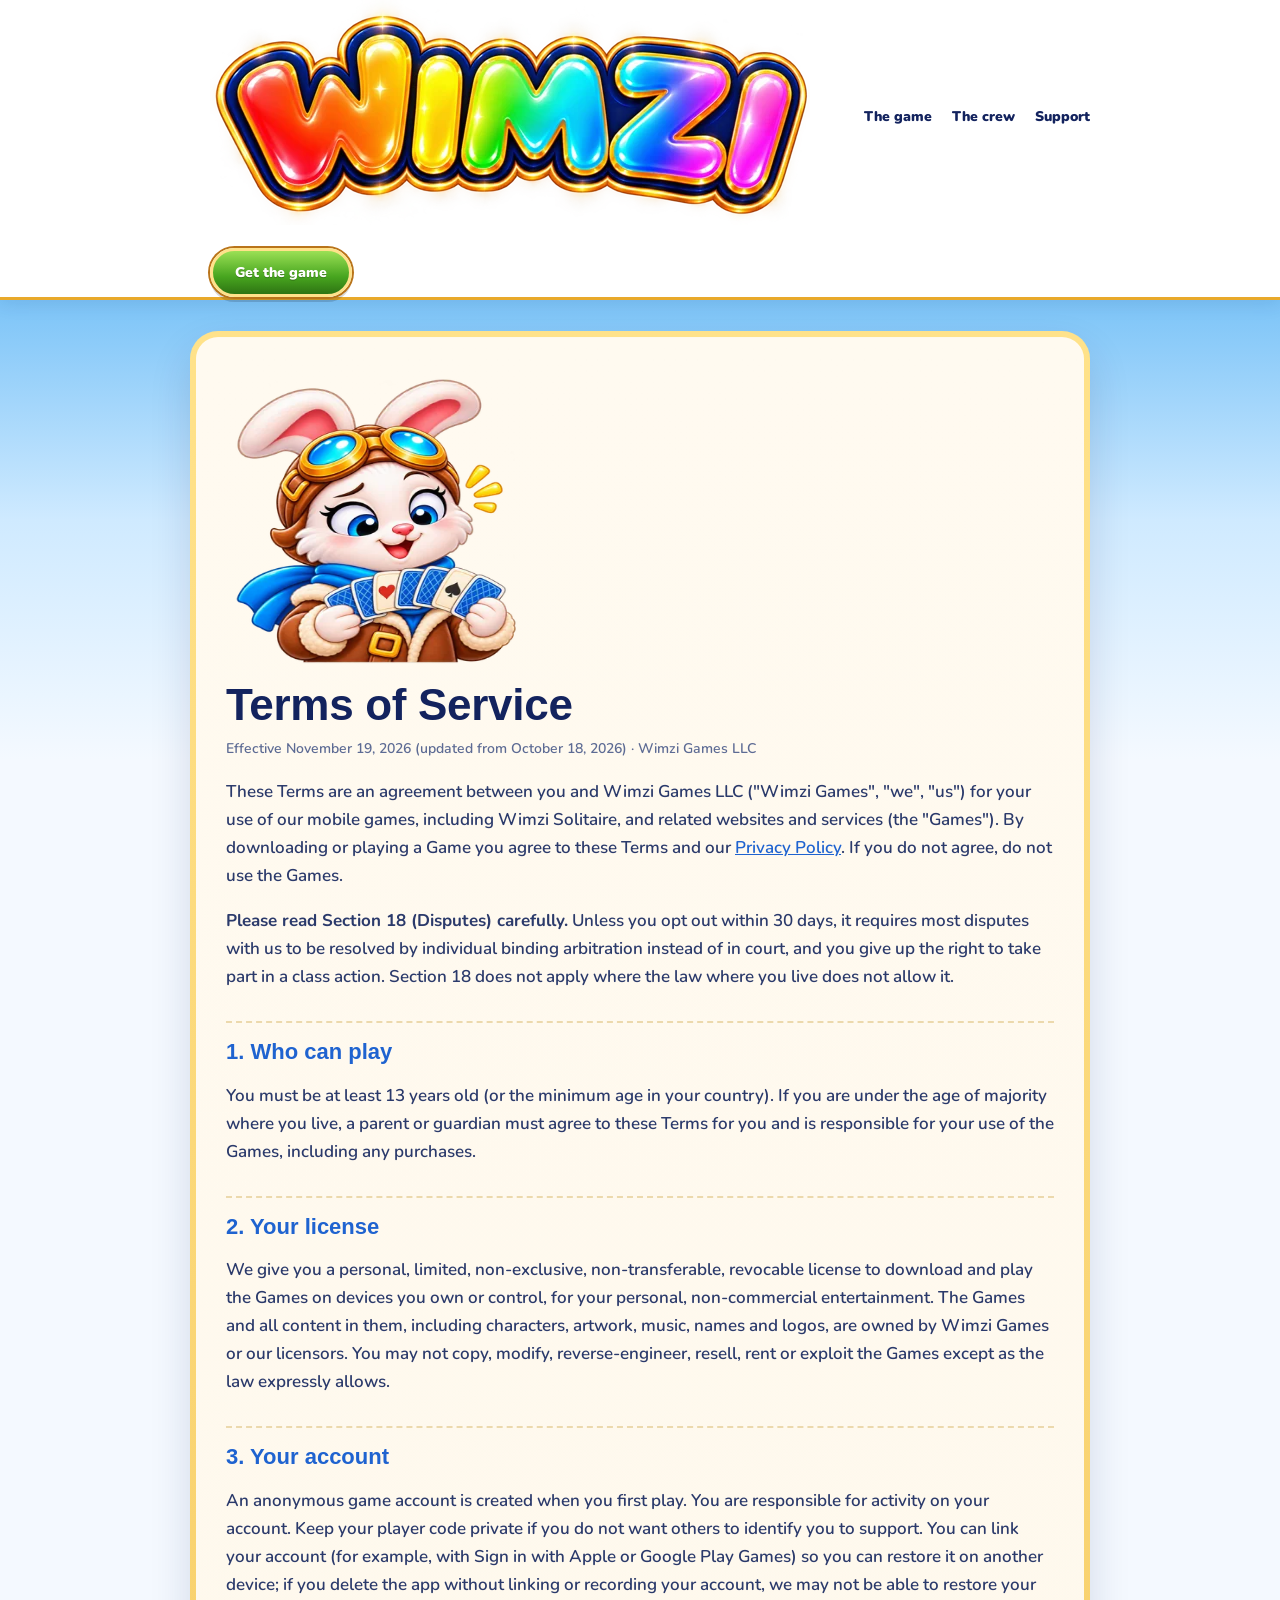
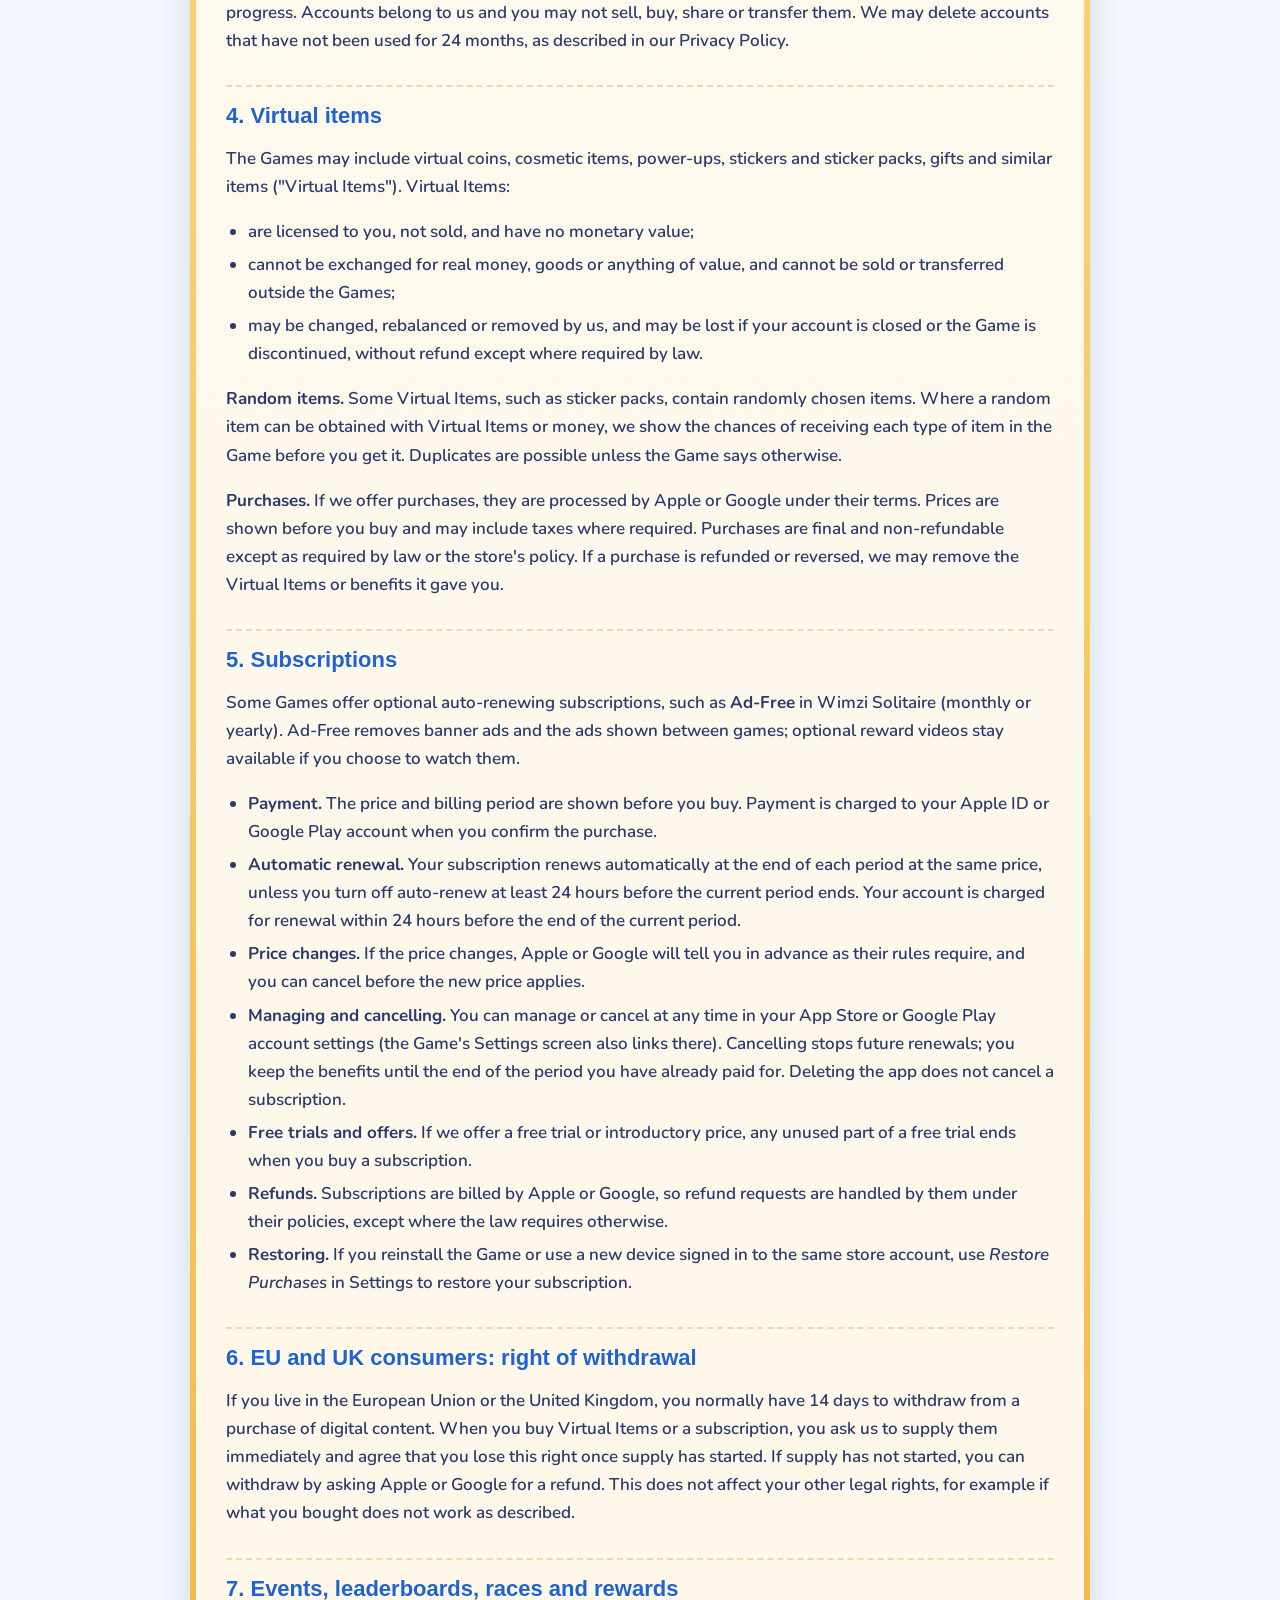
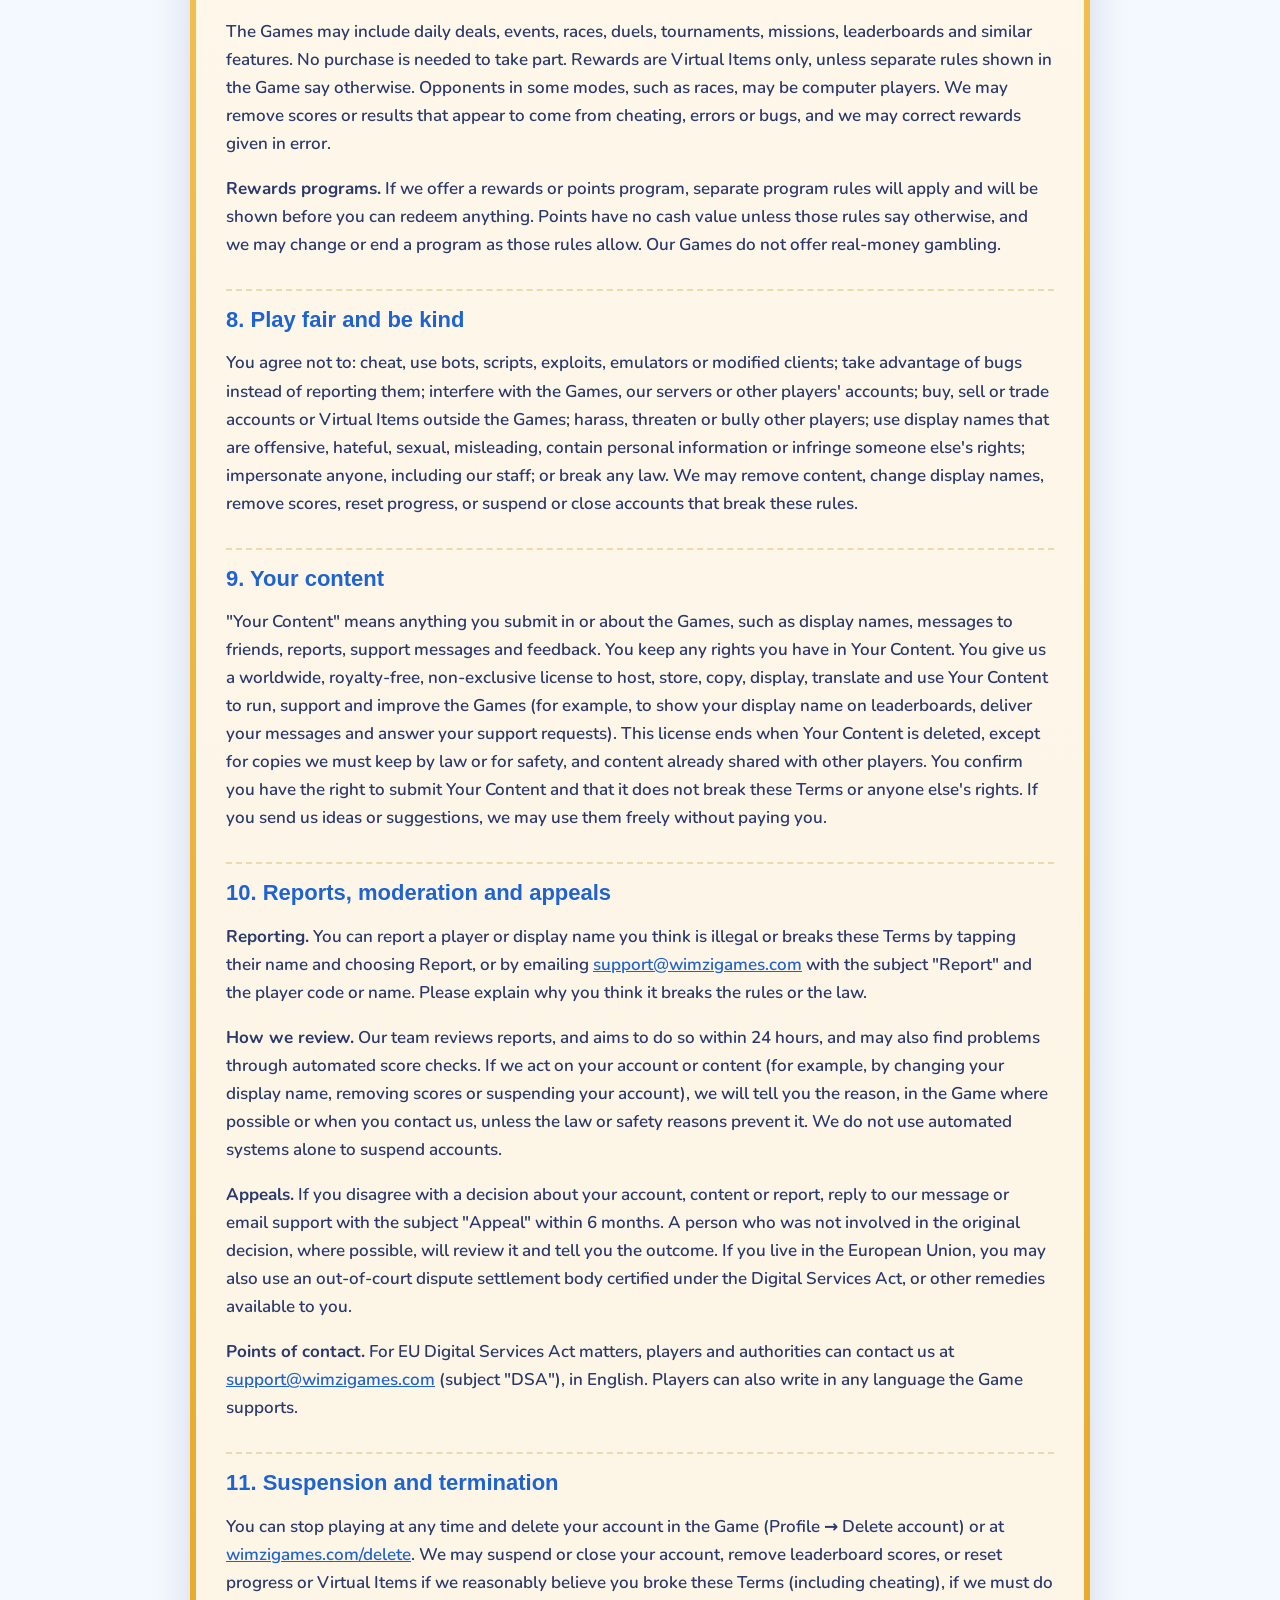
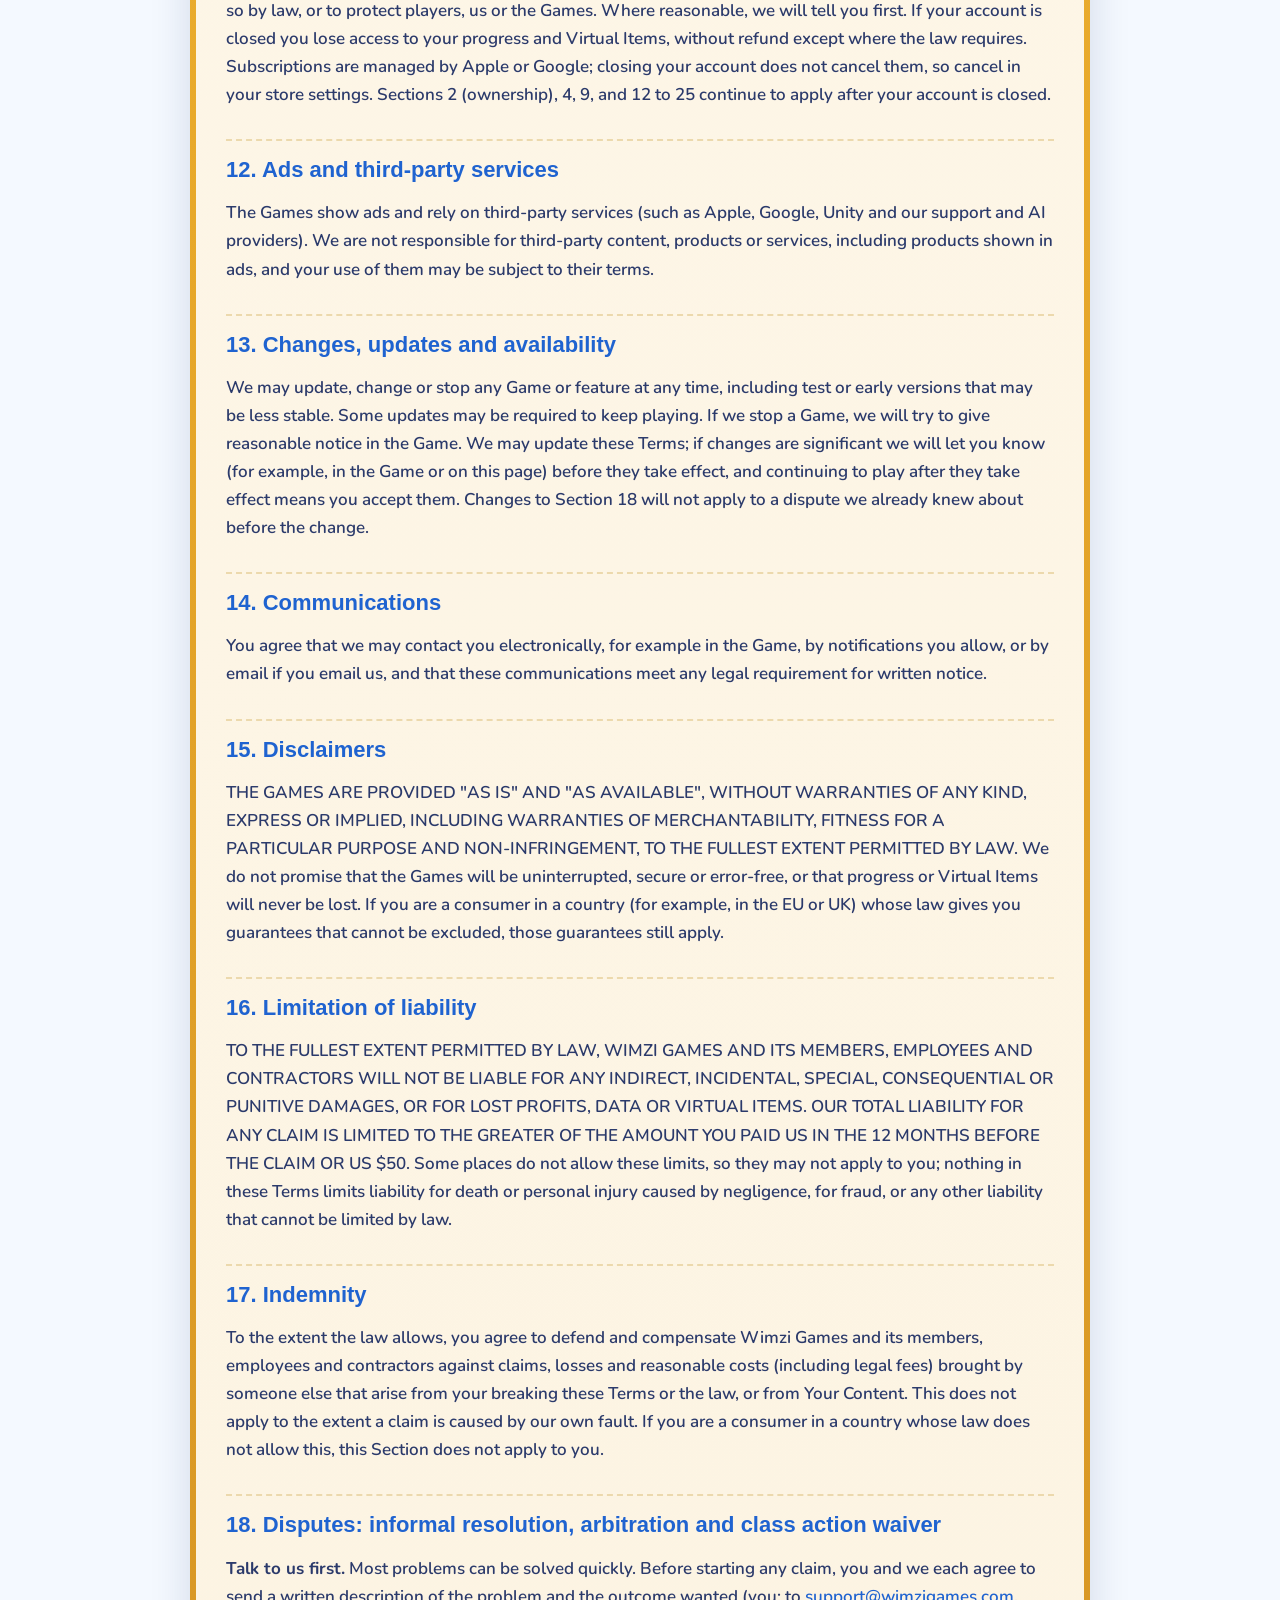
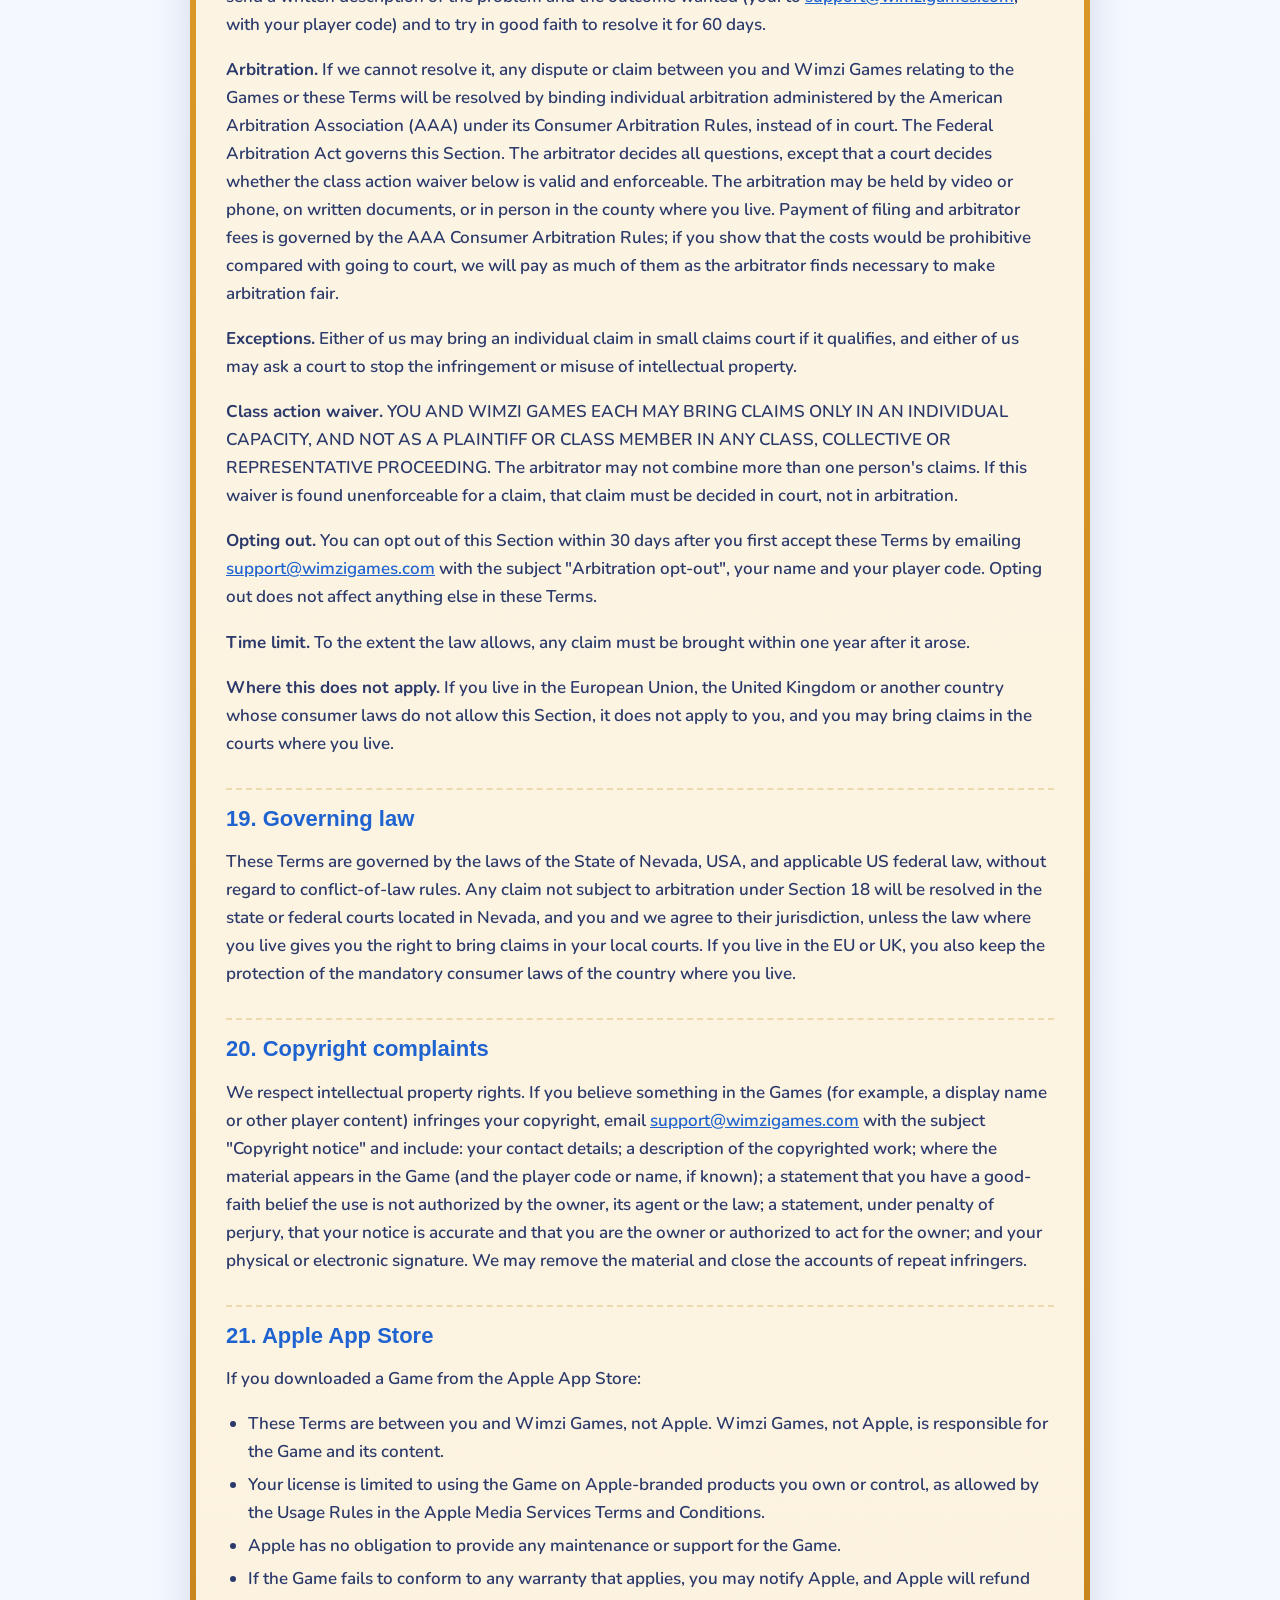
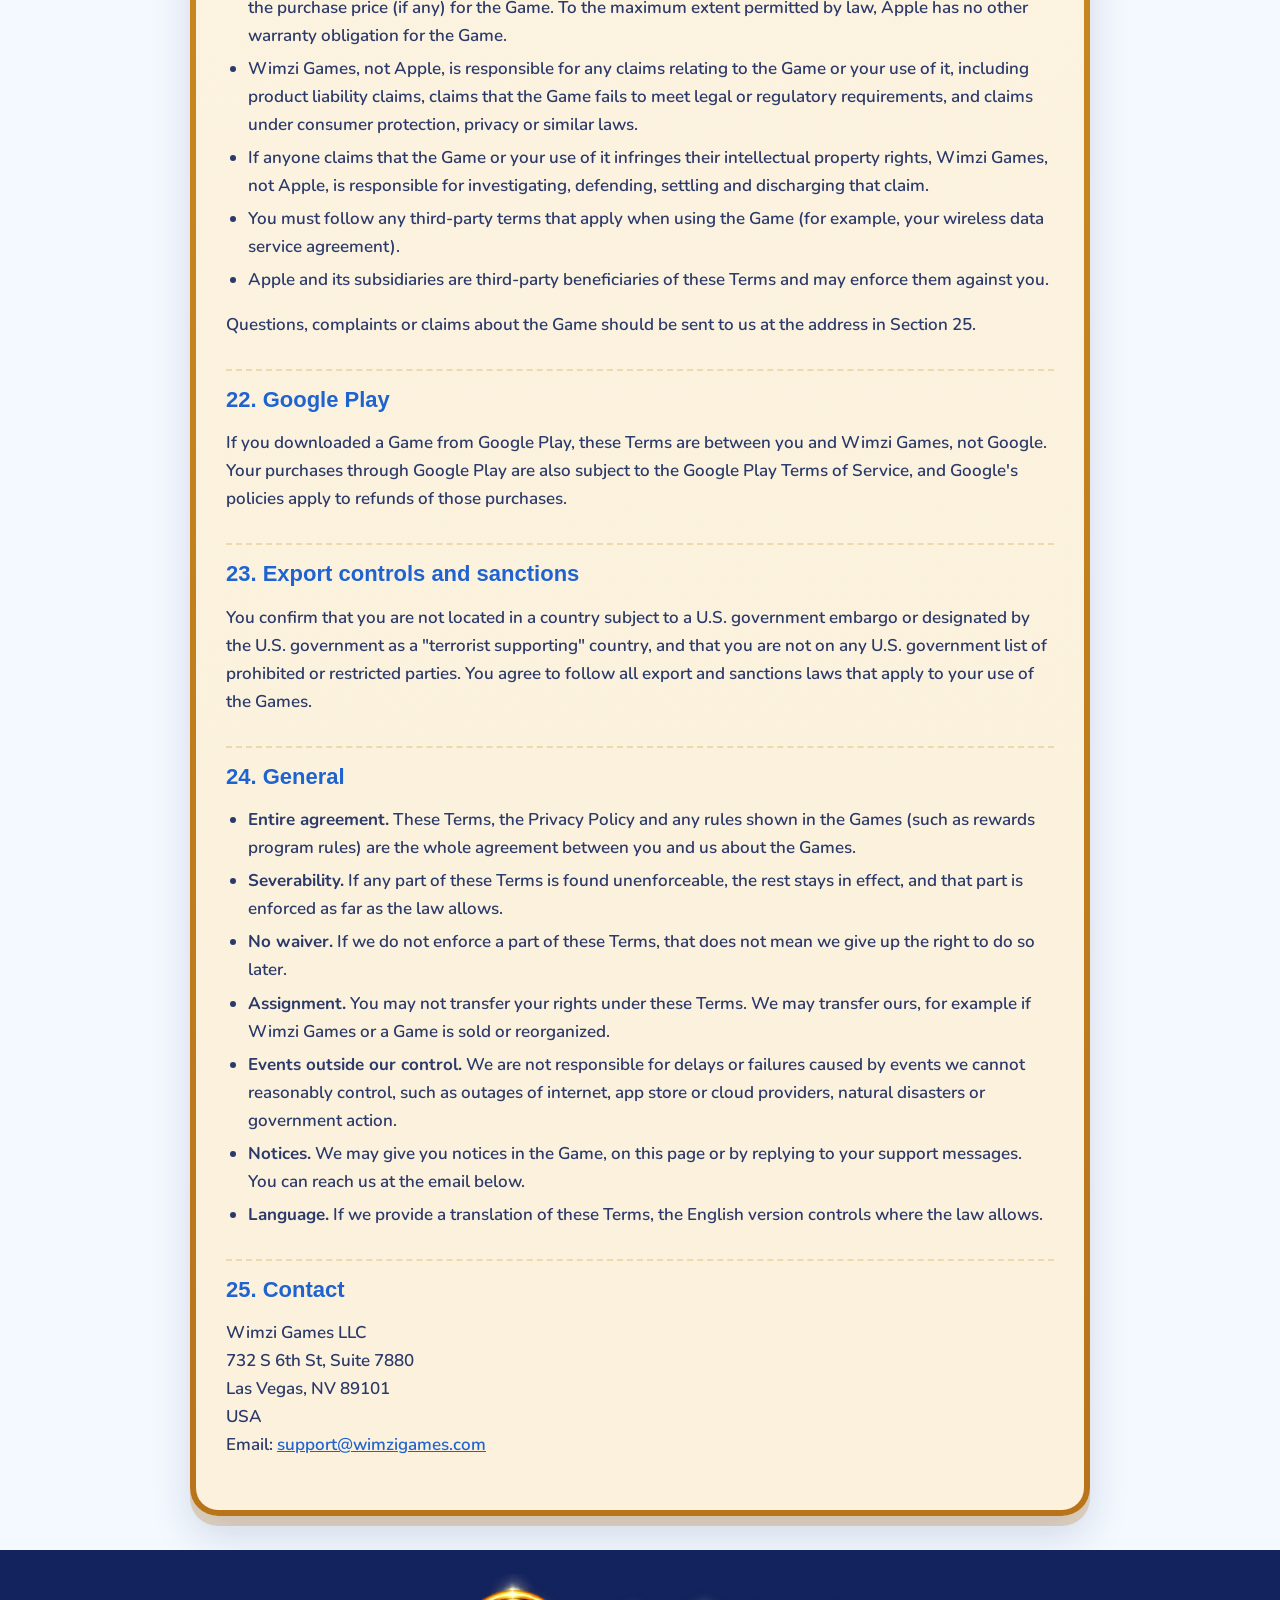
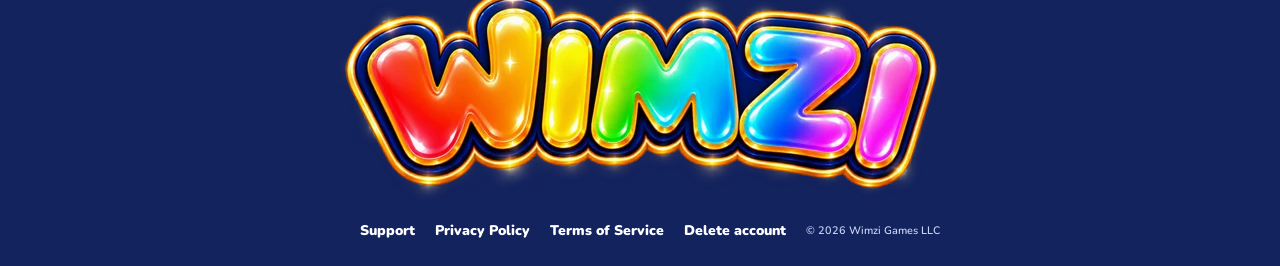
<file: terms/index.html>
<!doctype html>
<html lang="en">
<head>
<meta charset="utf-8">
<meta name="viewport" content="width=device-width, initial-scale=1">
<link rel="canonical" href="https://wimzigames.com/terms/">
<title>Terms of Service – Wimzi Games</title>
<link rel="preconnect" href="https://fonts.googleapis.com"><link rel="preconnect" href="https://fonts.gstatic.com" crossorigin><link href="https://fonts.googleapis.com/css2?family=Lilita+One&family=Nunito:wght@600;700;800;900&display=swap" rel="stylesheet">
<link rel="icon" href="/assets/favicon.svg" type="image/svg+xml"><link rel="apple-touch-icon" href="/assets/apple-touch-icon.png">
<link rel="stylesheet" href="/style.css?v=2">
</head>
<body>
<header class="top">
  <nav class="nav wrap" aria-label="Main navigation">
    <a href="/" class="logo" aria-label="Wimzi home"><picture><source srcset="/assets/wimzi-logo.webp" type="image/webp"><img src="/assets/wimzi-logo.png" alt="Wimzi" width="600" height="225"></picture></a>
    <div class="nav-links"><a href="/#game">The game</a><a href="/#crew">The crew</a><a href="mailto:support@wimzigames.com">Support</a></div>
    <a href="/#get" class="btn btn-green btn-small">Get the game</a>
  </nav>
</header>
<main class="sub">
<div class="sky-band" aria-hidden="true"><div class="sky-clouds"></div></div>
<div class="wrap panel-page">
<img class="peek" src="/assets/pip_cards.webp" alt="" width="300" height="300">
<h1>Terms of Service</h1>
<div class="meta">Effective November 19, 2026 (updated from October 18, 2026) &middot; Wimzi Games LLC</div>

<p>These Terms are an agreement between you and Wimzi Games LLC ("Wimzi Games", "we", "us") for your use of our mobile games, including Wimzi Solitaire, and related websites and services (the "Games"). By downloading or playing a Game you agree to these Terms and our <a href="/privacy/">Privacy Policy</a>. If you do not agree, do not use the Games.</p>

<p><strong>Please read Section 18 (Disputes) carefully.</strong> Unless you opt out within 30 days, it requires most disputes with us to be resolved by individual binding arbitration instead of in court, and you give up the right to take part in a class action. Section 18 does not apply where the law where you live does not allow it.</p>

<h2>1. Who can play</h2>
<p>You must be at least 13 years old (or the minimum age in your country). If you are under the age of majority where you live, a parent or guardian must agree to these Terms for you and is responsible for your use of the Games, including any purchases.</p>

<h2>2. Your license</h2>
<p>We give you a personal, limited, non-exclusive, non-transferable, revocable license to download and play the Games on devices you own or control, for your personal, non-commercial entertainment. The Games and all content in them, including characters, artwork, music, names and logos, are owned by Wimzi Games or our licensors. You may not copy, modify, reverse-engineer, resell, rent or exploit the Games except as the law expressly allows.</p>

<h2>3. Your account</h2>
<p>An anonymous game account is created when you first play. You are responsible for activity on your account. Keep your player code private if you do not want others to identify you to support. You can link your account (for example, with Sign in with Apple or Google Play Games) so you can restore it on another device; if you delete the app without linking or recording your account, we may not be able to restore your progress. Accounts belong to us and you may not sell, buy, share or transfer them. We may delete accounts that have not been used for 24 months, as described in our Privacy Policy.</p>

<h2>4. Virtual items</h2>
<p>The Games may include virtual coins, cosmetic items, power-ups, stickers and sticker packs, gifts and similar items ("Virtual Items"). Virtual Items:</p>
<ul>
<li>are licensed to you, not sold, and have no monetary value;</li>
<li>cannot be exchanged for real money, goods or anything of value, and cannot be sold or transferred outside the Games;</li>
<li>may be changed, rebalanced or removed by us, and may be lost if your account is closed or the Game is discontinued, without refund except where required by law.</li>
</ul>
<p><strong>Random items.</strong> Some Virtual Items, such as sticker packs, contain randomly chosen items. Where a random item can be obtained with Virtual Items or money, we show the chances of receiving each type of item in the Game before you get it. Duplicates are possible unless the Game says otherwise.</p>
<p><strong>Purchases.</strong> If we offer purchases, they are processed by Apple or Google under their terms. Prices are shown before you buy and may include taxes where required. Purchases are final and non-refundable except as required by law or the store's policy. If a purchase is refunded or reversed, we may remove the Virtual Items or benefits it gave you.</p>

<h2>5. Subscriptions</h2>
<p>Some Games offer optional auto-renewing subscriptions, such as <strong>Ad-Free</strong> in Wimzi Solitaire (monthly or yearly). Ad-Free removes banner ads and the ads shown between games; optional reward videos stay available if you choose to watch them.</p>
<ul>
<li><strong>Payment.</strong> The price and billing period are shown before you buy. Payment is charged to your Apple ID or Google Play account when you confirm the purchase.</li>
<li><strong>Automatic renewal.</strong> Your subscription renews automatically at the end of each period at the same price, unless you turn off auto-renew at least 24 hours before the current period ends. Your account is charged for renewal within 24 hours before the end of the current period.</li>
<li><strong>Price changes.</strong> If the price changes, Apple or Google will tell you in advance as their rules require, and you can cancel before the new price applies.</li>
<li><strong>Managing and cancelling.</strong> You can manage or cancel at any time in your App Store or Google Play account settings (the Game's Settings screen also links there). Cancelling stops future renewals; you keep the benefits until the end of the period you have already paid for. Deleting the app does not cancel a subscription.</li>
<li><strong>Free trials and offers.</strong> If we offer a free trial or introductory price, any unused part of a free trial ends when you buy a subscription.</li>
<li><strong>Refunds.</strong> Subscriptions are billed by Apple or Google, so refund requests are handled by them under their policies, except where the law requires otherwise.</li>
<li><strong>Restoring.</strong> If you reinstall the Game or use a new device signed in to the same store account, use <em>Restore Purchases</em> in Settings to restore your subscription.</li>
</ul>


<h2>6. EU and UK consumers: right of withdrawal</h2>
<p>If you live in the European Union or the United Kingdom, you normally have 14 days to withdraw from a purchase of digital content. When you buy Virtual Items or a subscription, you ask us to supply them immediately and agree that you lose this right once supply has started. If supply has not started, you can withdraw by asking Apple or Google for a refund. This does not affect your other legal rights, for example if what you bought does not work as described.</p>

<h2>7. Events, leaderboards, races and rewards</h2>
<p>The Games may include daily deals, events, races, duels, tournaments, missions, leaderboards and similar features. No purchase is needed to take part. Rewards are Virtual Items only, unless separate rules shown in the Game say otherwise. Opponents in some modes, such as races, may be computer players. We may remove scores or results that appear to come from cheating, errors or bugs, and we may correct rewards given in error.</p>
<p><strong>Rewards programs.</strong> If we offer a rewards or points program, separate program rules will apply and will be shown before you can redeem anything. Points have no cash value unless those rules say otherwise, and we may change or end a program as those rules allow. Our Games do not offer real-money gambling.</p>

<h2>8. Play fair and be kind</h2>
<p>You agree not to: cheat, use bots, scripts, exploits, emulators or modified clients; take advantage of bugs instead of reporting them; interfere with the Games, our servers or other players' accounts; buy, sell or trade accounts or Virtual Items outside the Games; harass, threaten or bully other players; use display names that are offensive, hateful, sexual, misleading, contain personal information or infringe someone else's rights; impersonate anyone, including our staff; or break any law. We may remove content, change display names, remove scores, reset progress, or suspend or close accounts that break these rules.</p>

<h2>9. Your content</h2>
<p>"Your Content" means anything you submit in or about the Games, such as display names, messages to friends, reports, support messages and feedback. You keep any rights you have in Your Content. You give us a worldwide, royalty-free, non-exclusive license to host, store, copy, display, translate and use Your Content to run, support and improve the Games (for example, to show your display name on leaderboards, deliver your messages and answer your support requests). This license ends when Your Content is deleted, except for copies we must keep by law or for safety, and content already shared with other players. You confirm you have the right to submit Your Content and that it does not break these Terms or anyone else's rights. If you send us ideas or suggestions, we may use them freely without paying you.</p>

<h2>10. Reports, moderation and appeals</h2>
<p><strong>Reporting.</strong> You can report a player or display name you think is illegal or breaks these Terms by tapping their name and choosing Report, or by emailing <a href="mailto:support@wimzigames.com">support@wimzigames.com</a> with the subject "Report" and the player code or name. Please explain why you think it breaks the rules or the law.</p>
<p><strong>How we review.</strong> Our team reviews reports, and aims to do so within 24 hours, and may also find problems through automated score checks. If we act on your account or content (for example, by changing your display name, removing scores or suspending your account), we will tell you the reason, in the Game where possible or when you contact us, unless the law or safety reasons prevent it. We do not use automated systems alone to suspend accounts.</p>
<p><strong>Appeals.</strong> If you disagree with a decision about your account, content or report, reply to our message or email support with the subject "Appeal" within 6 months. A person who was not involved in the original decision, where possible, will review it and tell you the outcome. If you live in the European Union, you may also use an out-of-court dispute settlement body certified under the Digital Services Act, or other remedies available to you.</p>
<p><strong>Points of contact.</strong> For EU Digital Services Act matters, players and authorities can contact us at <a href="mailto:support@wimzigames.com">support@wimzigames.com</a> (subject "DSA"), in English. Players can also write in any language the Game supports.</p>

<h2>11. Suspension and termination</h2>
<p>You can stop playing at any time and delete your account in the Game (Profile &rarr; Delete account) or at <a href="/delete/">wimzigames.com/delete</a>. We may suspend or close your account, remove leaderboard scores, or reset progress or Virtual Items if we reasonably believe you broke these Terms (including cheating), if we must do so by law, or to protect players, us or the Games. Where reasonable, we will tell you first. If your account is closed you lose access to your progress and Virtual Items, without refund except where the law requires. Subscriptions are managed by Apple or Google; closing your account does not cancel them, so cancel in your store settings. Sections 2 (ownership), 4, 9, and 12 to 25 continue to apply after your account is closed.</p>

<h2>12. Ads and third-party services</h2>
<p>The Games show ads and rely on third-party services (such as Apple, Google, Unity and our support and AI providers). We are not responsible for third-party content, products or services, including products shown in ads, and your use of them may be subject to their terms.</p>

<h2>13. Changes, updates and availability</h2>
<p>We may update, change or stop any Game or feature at any time, including test or early versions that may be less stable. Some updates may be required to keep playing. If we stop a Game, we will try to give reasonable notice in the Game. We may update these Terms; if changes are significant we will let you know (for example, in the Game or on this page) before they take effect, and continuing to play after they take effect means you accept them. Changes to Section 18 will not apply to a dispute we already knew about before the change.</p>

<h2>14. Communications</h2>
<p>You agree that we may contact you electronically, for example in the Game, by notifications you allow, or by email if you email us, and that these communications meet any legal requirement for written notice.</p>

<h2>15. Disclaimers</h2>
<p>THE GAMES ARE PROVIDED "AS IS" AND "AS AVAILABLE", WITHOUT WARRANTIES OF ANY KIND, EXPRESS OR IMPLIED, INCLUDING WARRANTIES OF MERCHANTABILITY, FITNESS FOR A PARTICULAR PURPOSE AND NON-INFRINGEMENT, TO THE FULLEST EXTENT PERMITTED BY LAW. We do not promise that the Games will be uninterrupted, secure or error-free, or that progress or Virtual Items will never be lost. If you are a consumer in a country (for example, in the EU or UK) whose law gives you guarantees that cannot be excluded, those guarantees still apply.</p>

<h2>16. Limitation of liability</h2>
<p>TO THE FULLEST EXTENT PERMITTED BY LAW, WIMZI GAMES AND ITS MEMBERS, EMPLOYEES AND CONTRACTORS WILL NOT BE LIABLE FOR ANY INDIRECT, INCIDENTAL, SPECIAL, CONSEQUENTIAL OR PUNITIVE DAMAGES, OR FOR LOST PROFITS, DATA OR VIRTUAL ITEMS. OUR TOTAL LIABILITY FOR ANY CLAIM IS LIMITED TO THE GREATER OF THE AMOUNT YOU PAID US IN THE 12 MONTHS BEFORE THE CLAIM OR US $50. Some places do not allow these limits, so they may not apply to you; nothing in these Terms limits liability for death or personal injury caused by negligence, for fraud, or any other liability that cannot be limited by law.</p>

<h2>17. Indemnity</h2>
<p>To the extent the law allows, you agree to defend and compensate Wimzi Games and its members, employees and contractors against claims, losses and reasonable costs (including legal fees) brought by someone else that arise from your breaking these Terms or the law, or from Your Content. This does not apply to the extent a claim is caused by our own fault. If you are a consumer in a country whose law does not allow this, this Section does not apply to you.</p>

<h2>18. Disputes: informal resolution, arbitration and class action waiver</h2>
<p><strong>Talk to us first.</strong> Most problems can be solved quickly. Before starting any claim, you and we each agree to send a written description of the problem and the outcome wanted (you: to <a href="mailto:support@wimzigames.com">support@wimzigames.com</a>, with your player code) and to try in good faith to resolve it for 60 days.</p>
<p><strong>Arbitration.</strong> If we cannot resolve it, any dispute or claim between you and Wimzi Games relating to the Games or these Terms will be resolved by binding individual arbitration administered by the American Arbitration Association (AAA) under its Consumer Arbitration Rules, instead of in court. The Federal Arbitration Act governs this Section. The arbitrator decides all questions, except that a court decides whether the class action waiver below is valid and enforceable. The arbitration may be held by video or phone, on written documents, or in person in the county where you live. Payment of filing and arbitrator fees is governed by the AAA Consumer Arbitration Rules; if you show that the costs would be prohibitive compared with going to court, we will pay as much of them as the arbitrator finds necessary to make arbitration fair.</p>
<p><strong>Exceptions.</strong> Either of us may bring an individual claim in small claims court if it qualifies, and either of us may ask a court to stop the infringement or misuse of intellectual property.</p>
<p><strong>Class action waiver.</strong> YOU AND WIMZI GAMES EACH MAY BRING CLAIMS ONLY IN AN INDIVIDUAL CAPACITY, AND NOT AS A PLAINTIFF OR CLASS MEMBER IN ANY CLASS, COLLECTIVE OR REPRESENTATIVE PROCEEDING. The arbitrator may not combine more than one person's claims. If this waiver is found unenforceable for a claim, that claim must be decided in court, not in arbitration.</p>
<p><strong>Opting out.</strong> You can opt out of this Section within 30 days after you first accept these Terms by emailing <a href="mailto:support@wimzigames.com">support@wimzigames.com</a> with the subject "Arbitration opt-out", your name and your player code. Opting out does not affect anything else in these Terms.</p>
<p><strong>Time limit.</strong> To the extent the law allows, any claim must be brought within one year after it arose.</p>
<p><strong>Where this does not apply.</strong> If you live in the European Union, the United Kingdom or another country whose consumer laws do not allow this Section, it does not apply to you, and you may bring claims in the courts where you live.</p>


<h2>19. Governing law</h2>
<p>These Terms are governed by the laws of the State of Nevada, USA, and applicable US federal law, without regard to conflict-of-law rules. Any claim not subject to arbitration under Section 18 will be resolved in the state or federal courts located in Nevada, and you and we agree to their jurisdiction, unless the law where you live gives you the right to bring claims in your local courts. If you live in the EU or UK, you also keep the protection of the mandatory consumer laws of the country where you live.</p>

<h2>20. Copyright complaints</h2>
<p>We respect intellectual property rights. If you believe something in the Games (for example, a display name or other player content) infringes your copyright, email <a href="mailto:support@wimzigames.com">support@wimzigames.com</a> with the subject "Copyright notice" and include: your contact details; a description of the copyrighted work; where the material appears in the Game (and the player code or name, if known); a statement that you have a good-faith belief the use is not authorized by the owner, its agent or the law; a statement, under penalty of perjury, that your notice is accurate and that you are the owner or authorized to act for the owner; and your physical or electronic signature. We may remove the material and close the accounts of repeat infringers.</p>


<h2>21. Apple App Store</h2>
<p>If you downloaded a Game from the Apple App Store:</p>
<ul>
<li>These Terms are between you and Wimzi Games, not Apple. Wimzi Games, not Apple, is responsible for the Game and its content.</li>
<li>Your license is limited to using the Game on Apple-branded products you own or control, as allowed by the Usage Rules in the Apple Media Services Terms and Conditions.</li>
<li>Apple has no obligation to provide any maintenance or support for the Game.</li>
<li>If the Game fails to conform to any warranty that applies, you may notify Apple, and Apple will refund the purchase price (if any) for the Game. To the maximum extent permitted by law, Apple has no other warranty obligation for the Game.</li>
<li>Wimzi Games, not Apple, is responsible for any claims relating to the Game or your use of it, including product liability claims, claims that the Game fails to meet legal or regulatory requirements, and claims under consumer protection, privacy or similar laws.</li>
<li>If anyone claims that the Game or your use of it infringes their intellectual property rights, Wimzi Games, not Apple, is responsible for investigating, defending, settling and discharging that claim.</li>
<li>You must follow any third-party terms that apply when using the Game (for example, your wireless data service agreement).</li>
<li>Apple and its subsidiaries are third-party beneficiaries of these Terms and may enforce them against you.</li>
</ul>
<p>Questions, complaints or claims about the Game should be sent to us at the address in Section 25.</p>

<h2>22. Google Play</h2>
<p>If you downloaded a Game from Google Play, these Terms are between you and Wimzi Games, not Google. Your purchases through Google Play are also subject to the Google Play Terms of Service, and Google's policies apply to refunds of those purchases.</p>

<h2>23. Export controls and sanctions</h2>
<p>You confirm that you are not located in a country subject to a U.S. government embargo or designated by the U.S. government as a "terrorist supporting" country, and that you are not on any U.S. government list of prohibited or restricted parties. You agree to follow all export and sanctions laws that apply to your use of the Games.</p>

<h2>24. General</h2>
<ul>
<li><strong>Entire agreement.</strong> These Terms, the Privacy Policy and any rules shown in the Games (such as rewards program rules) are the whole agreement between you and us about the Games.</li>
<li><strong>Severability.</strong> If any part of these Terms is found unenforceable, the rest stays in effect, and that part is enforced as far as the law allows.</li>
<li><strong>No waiver.</strong> If we do not enforce a part of these Terms, that does not mean we give up the right to do so later.</li>
<li><strong>Assignment.</strong> You may not transfer your rights under these Terms. We may transfer ours, for example if Wimzi Games or a Game is sold or reorganized.</li>
<li><strong>Events outside our control.</strong> We are not responsible for delays or failures caused by events we cannot reasonably control, such as outages of internet, app store or cloud providers, natural disasters or government action.</li>
<li><strong>Notices.</strong> We may give you notices in the Game, on this page or by replying to your support messages. You can reach us at the email below.</li>
<li><strong>Language.</strong> If we provide a translation of these Terms, the English version controls where the law allows.</li>
</ul>

<h2>25. Contact</h2>
<p>Wimzi Games LLC<br>732 S 6th St, Suite 7880<br>Las Vegas, NV 89101<br>USA<br>Email: <a href="mailto:support@wimzigames.com">support@wimzigames.com</a></p>
</div></main>
<footer>
  <div class="wrap footer-inner">
    <a href="/" class="logo" aria-label="Wimzi home"><picture><source srcset="/assets/wimzi-logo.webp" type="image/webp"><img src="/assets/wimzi-logo.png" alt="Wimzi" width="600" height="225" loading="lazy"></picture></a>
    <nav class="footer-links" aria-label="Legal and support"><a href="mailto:support@wimzigames.com">Support</a><a href="/privacy/">Privacy Policy</a><a href="/terms/">Terms of Service</a><a href="/delete/">Delete account</a></nav>
    <small>&copy; <span id="y">2026</span> Wimzi Games LLC</small>
  </div>
</footer>
<script>document.getElementById('y').textContent=new Date().getFullYear()</script>
</body>
</html>
</file>
<file: style.css>
/* Legal / support pages (privacy, terms, delete) and the invite + not-found pages: the Wimzi Solitaire "sky castle" look
   (sky blue, cream parchment, gold rims), matching the home page. Text lives in each page; this file only styles it. */
:root{--purple:#13235e;--pink:#1f63d0;--cream:#fbf1dc;--muted:#5d6b94;--line:#ecd9ad;--navy:#13235e;--blue:#1f63d0;
  --gold1:#ffe28a;--gold2:#e8a92a;--gold3:#b9741a;--font:'Nunito',system-ui,sans-serif;--display:'Fredoka','Arial Rounded MT Bold',sans-serif}
*{box-sizing:border-box}
body{margin:0;background:linear-gradient(180deg,#2a7fe0 0,#6dbdf6 260px,#cfeaff 520px,#f4f9ff 760px);background-attachment:scroll;color:var(--navy);font:600 17px/1.65 var(--font);min-height:100vh}
a{color:var(--blue)}
a:hover{color:#163f94}
.wrap{width:min(900px,92%);margin:0 auto}
header{background:#fff;position:relative;z-index:2;box-shadow:0 3px 0 var(--gold2),0 6px 18px rgba(19,35,94,.1)}
header .wrap{display:flex;align-items:center;justify-content:space-between;gap:16px;min-height:80px;flex-wrap:wrap}
.brand{display:block;width:140px}
.brand img{display:block;width:100%;height:auto}
nav a{margin-left:20px;font-size:14px;font-weight:900;color:var(--navy);text-decoration:none}
nav a:hover{color:var(--blue)}
main .wrap{border:6px solid transparent;border-radius:28px;margin:34px auto;padding:34px 30px;
  background:linear-gradient(180deg,#fffaf0,var(--cream)) padding-box,linear-gradient(180deg,var(--gold1),var(--gold2) 50%,var(--gold3)) border-box;
  box-shadow:0 10px 0 rgba(185,116,26,.25),0 20px 40px rgba(19,35,94,.15)}
h1,h2,h3{font-family:var(--display);line-height:1.15;color:var(--navy)}
h1{font-size:clamp(32px,5vw,44px);font-weight:600;margin:0 0 6px;letter-spacing:-.3px}
h2{font-size:22px;font-weight:600;margin:30px 0 8px;padding-top:16px;border-top:2px dashed var(--line);color:var(--blue)}
h3{font-size:18px;font-weight:600;margin:18px 0 4px;color:#2b58b0}
p,li{color:#2b3a6b}
.meta{color:var(--muted);font-size:14px;margin-bottom:18px}
ul,ol{padding-left:22px}
li{margin:5px 0}
.btn{display:inline-block;background:linear-gradient(180deg,#9be055,#47a51f 60%,#2e7413);color:#fff;border:3px solid var(--gold1);border-radius:99px;padding:10px 22px;
  font-weight:900;text-decoration:none;box-shadow:0 0 0 2px var(--gold3),0 5px 0 rgba(0,0,0,.15);text-shadow:0 1px 0 rgba(0,0,0,.25)}
.btn:hover{color:#fff;filter:brightness(1.05)}
/* invite + not-found pages (their own small styles sit in each page; these override the colours) */
.eyebrow-small{color:var(--blue)!important}
.code-box{border-color:var(--gold2)!important;background:#fffaf0!important}
.code-box b{color:var(--navy)!important}
.store{background:linear-gradient(180deg,#5db3ff,#1f63d0 60%,#163f94)!important;border:3px solid var(--gold1);box-shadow:0 0 0 2px var(--gold3)}
.store:hover{filter:brightness(1.06)}
footer{background:var(--navy);margin-top:20px}
footer .wrap{display:flex;flex-wrap:wrap;gap:12px 20px;align-items:center;justify-content:center;padding:24px 0;font-size:13px;color:#c9d4f5;text-align:center}
footer a{color:#fff}
footer a:hover{color:var(--gold1)}
@media(max-width:560px){main .wrap{padding:24px 18px;margin:18px auto;border-radius:22px}nav a{margin:0 14px 0 0}.brand{width:118px}}
</file>
